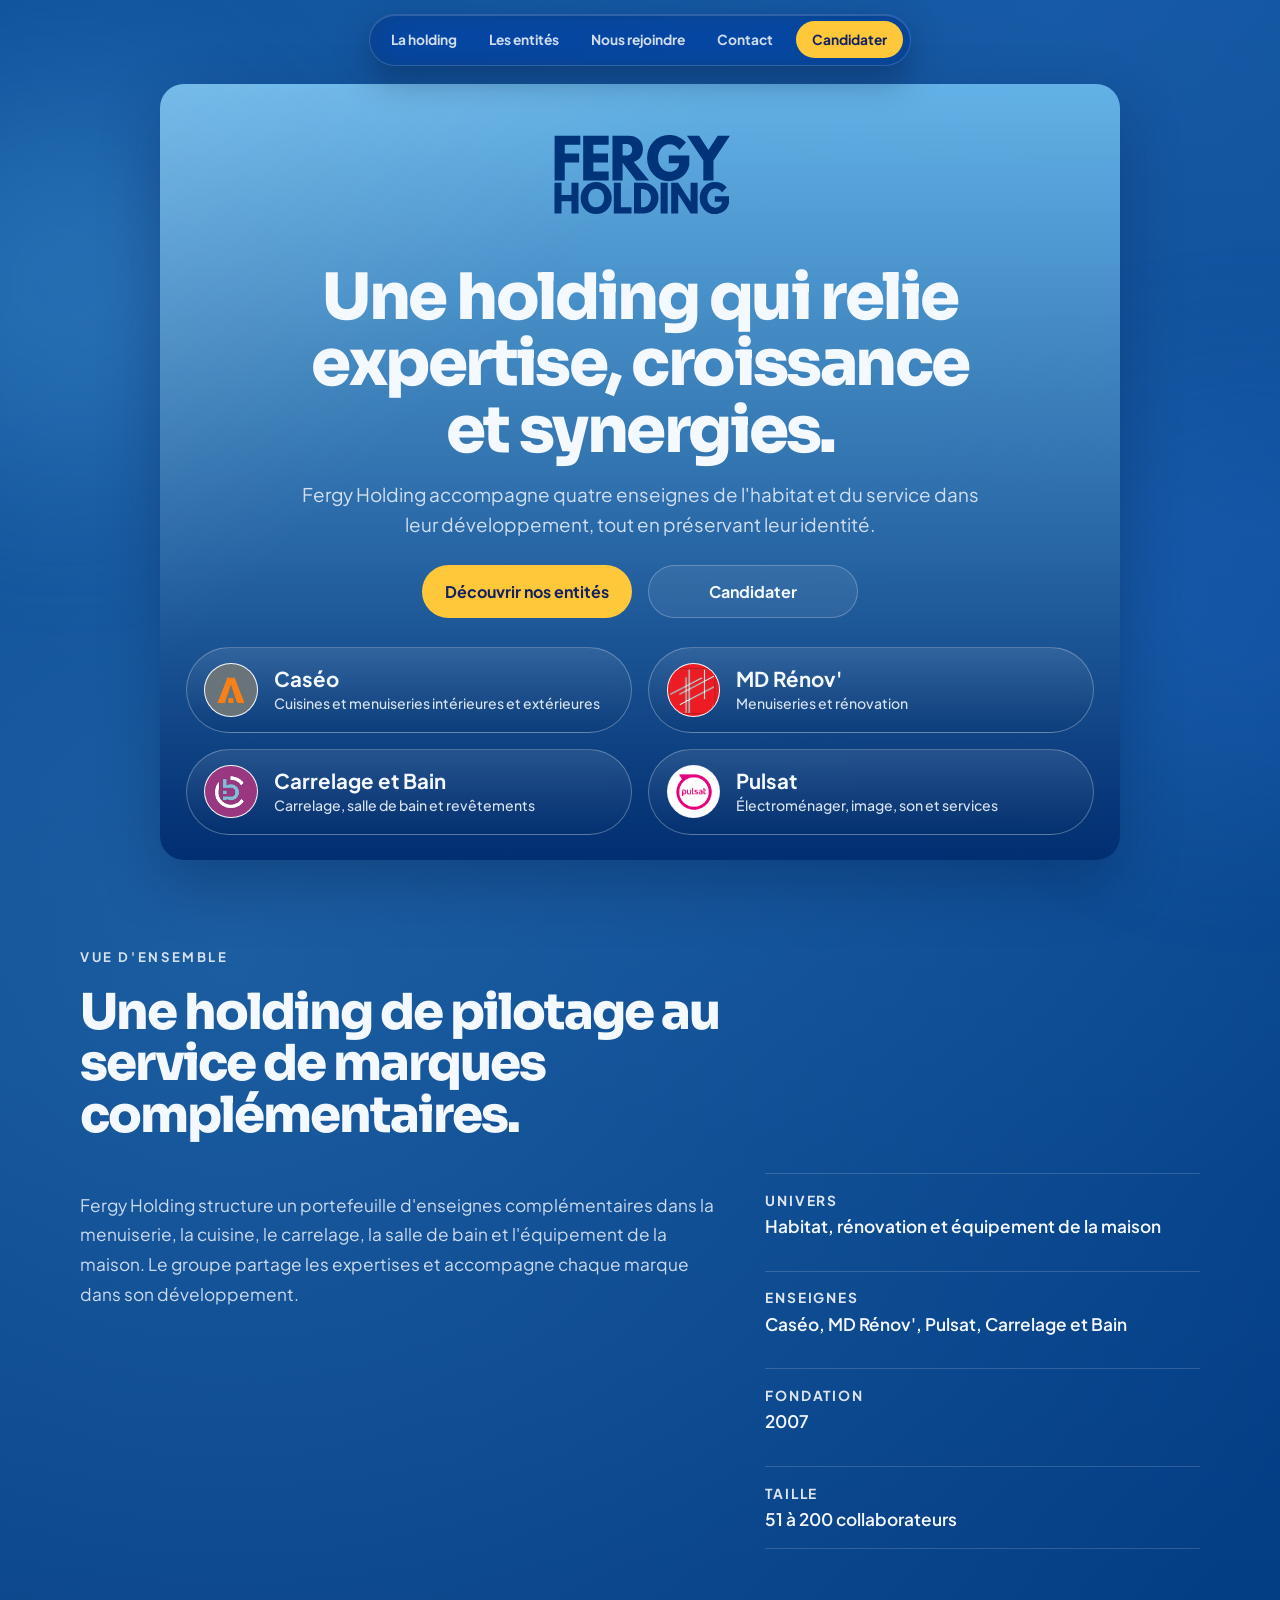
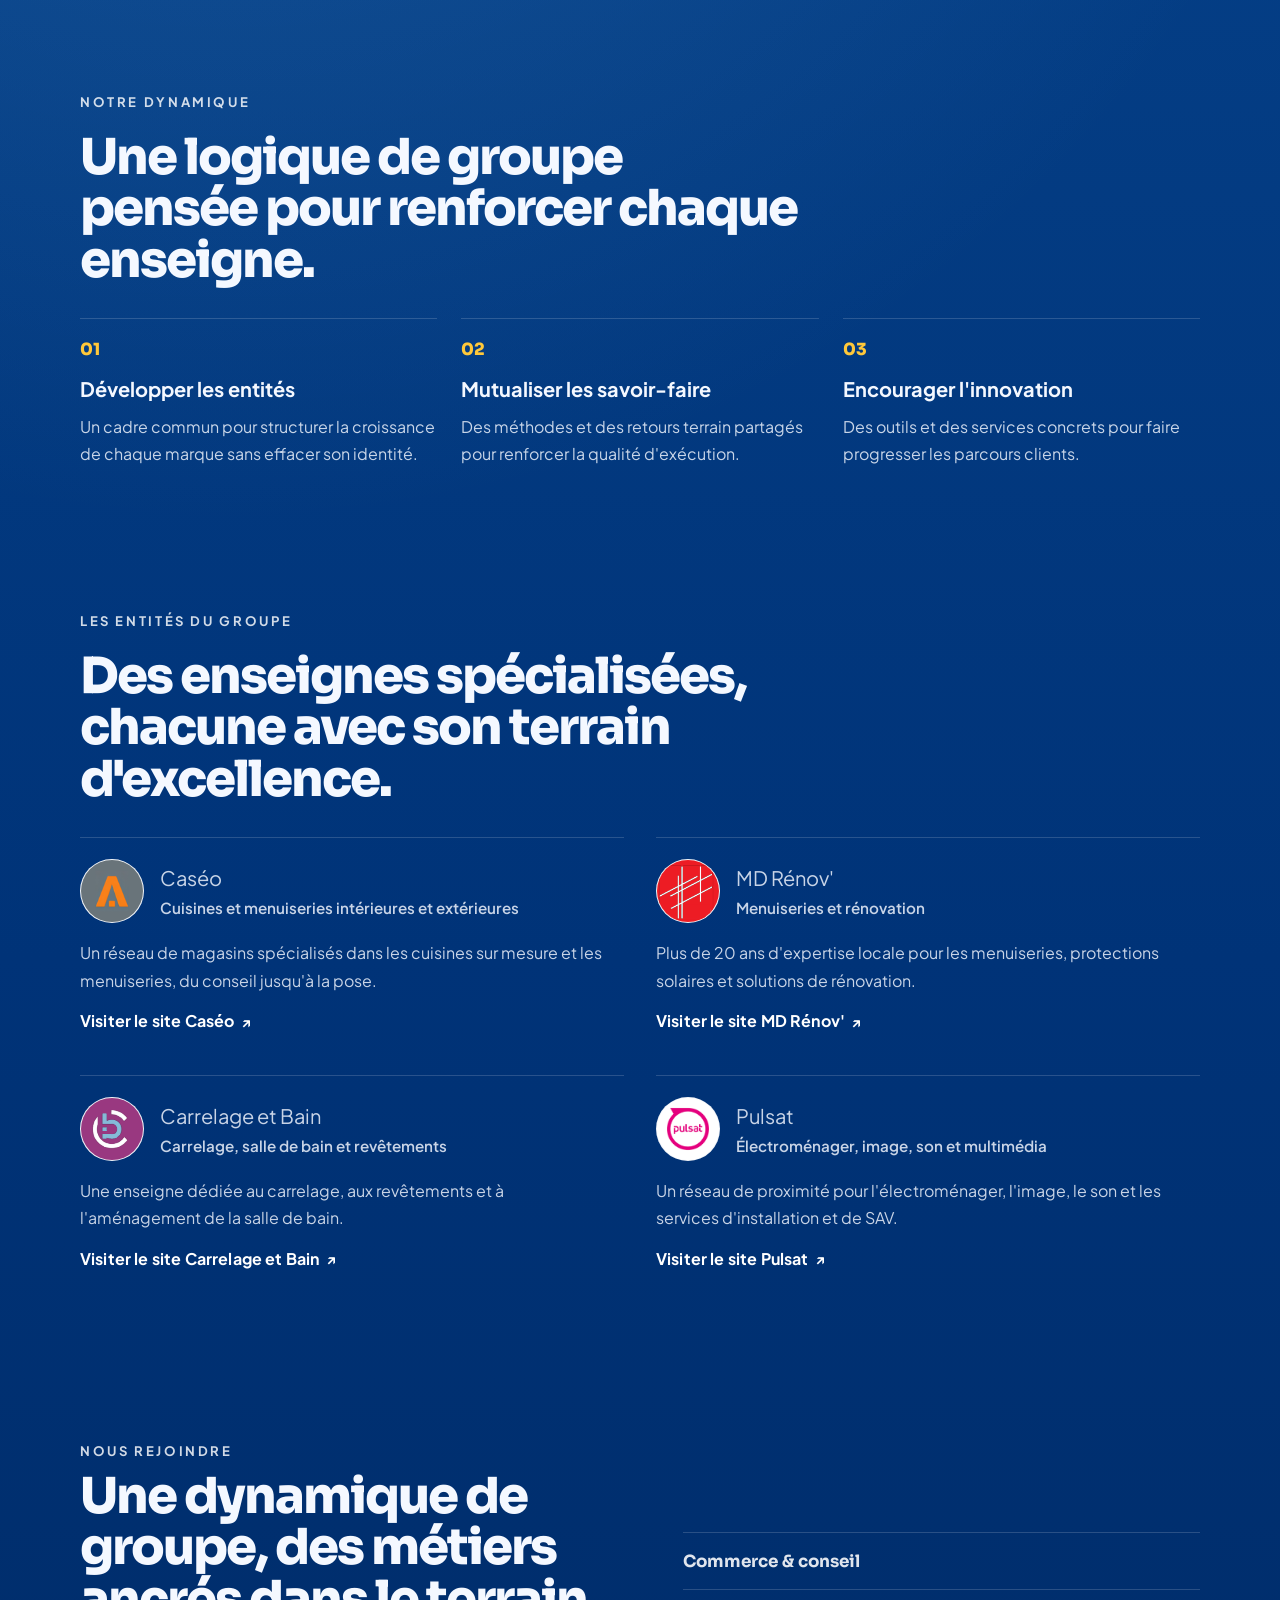
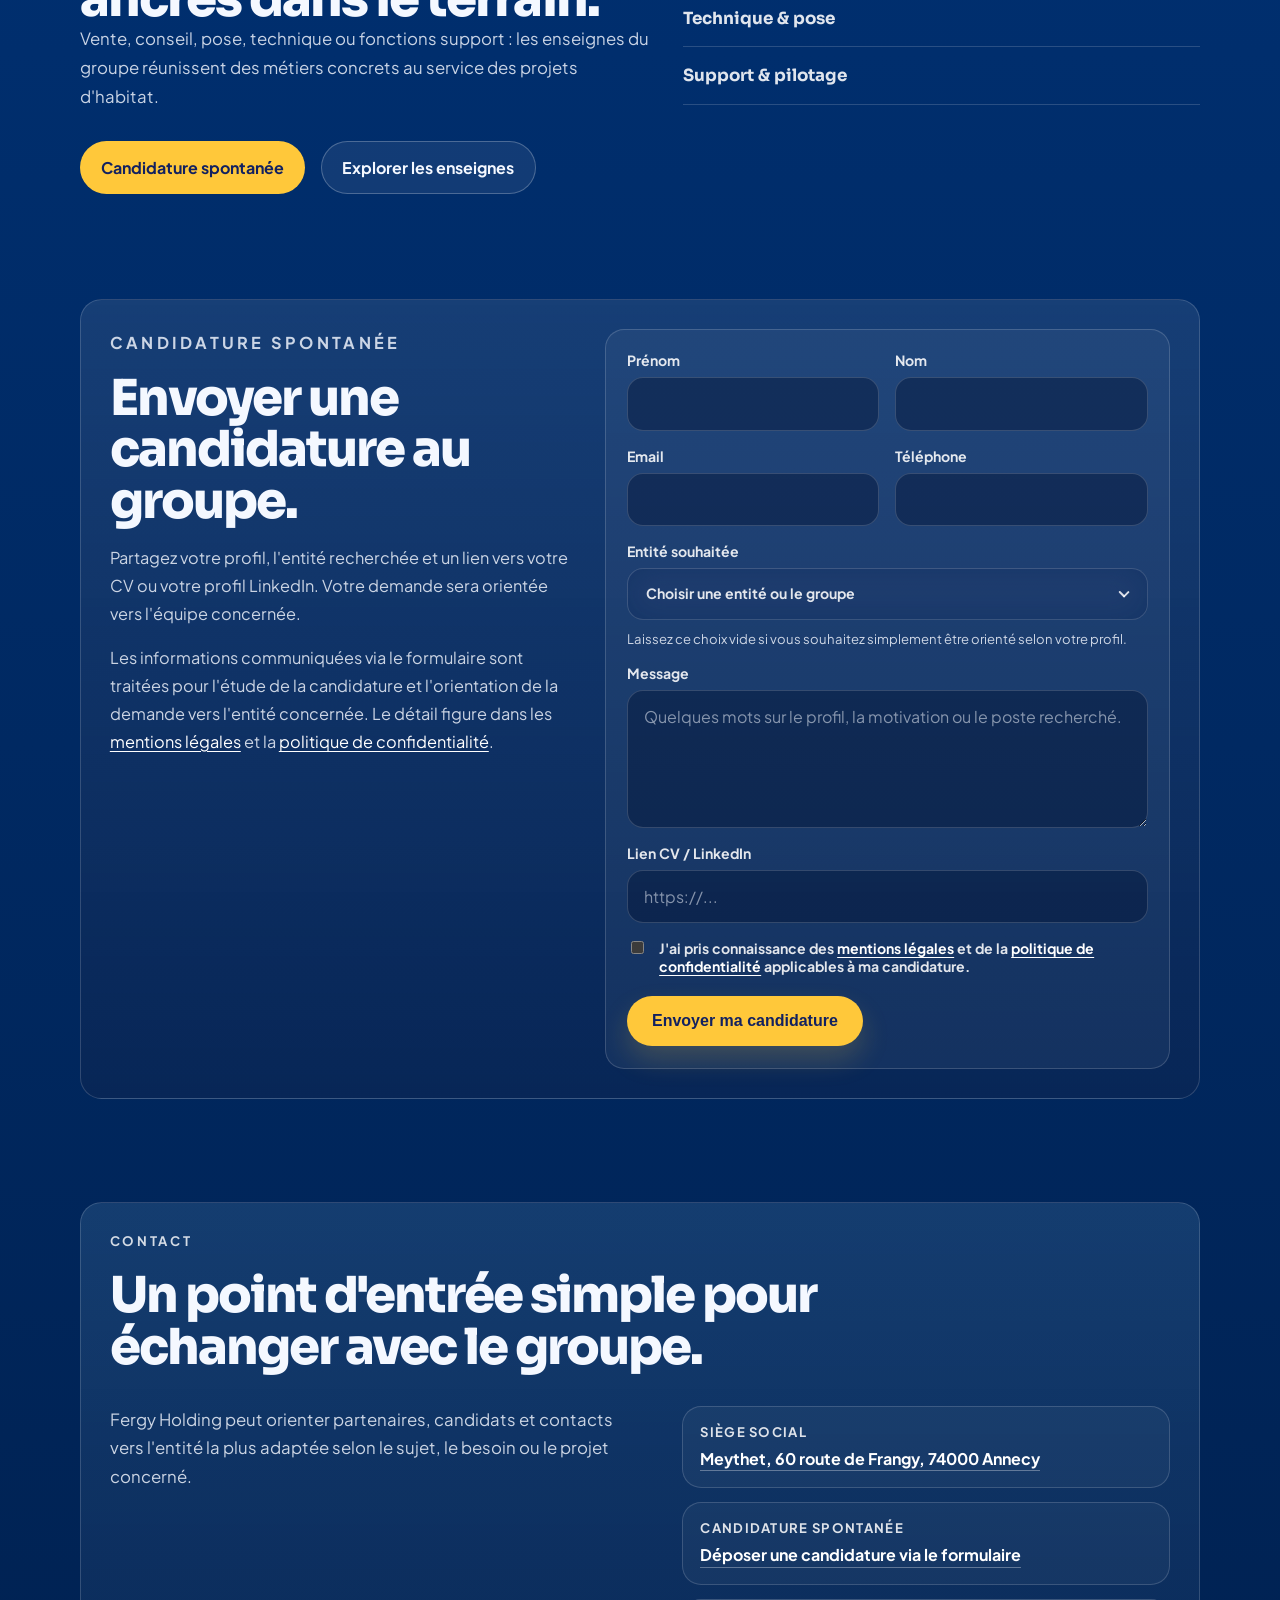
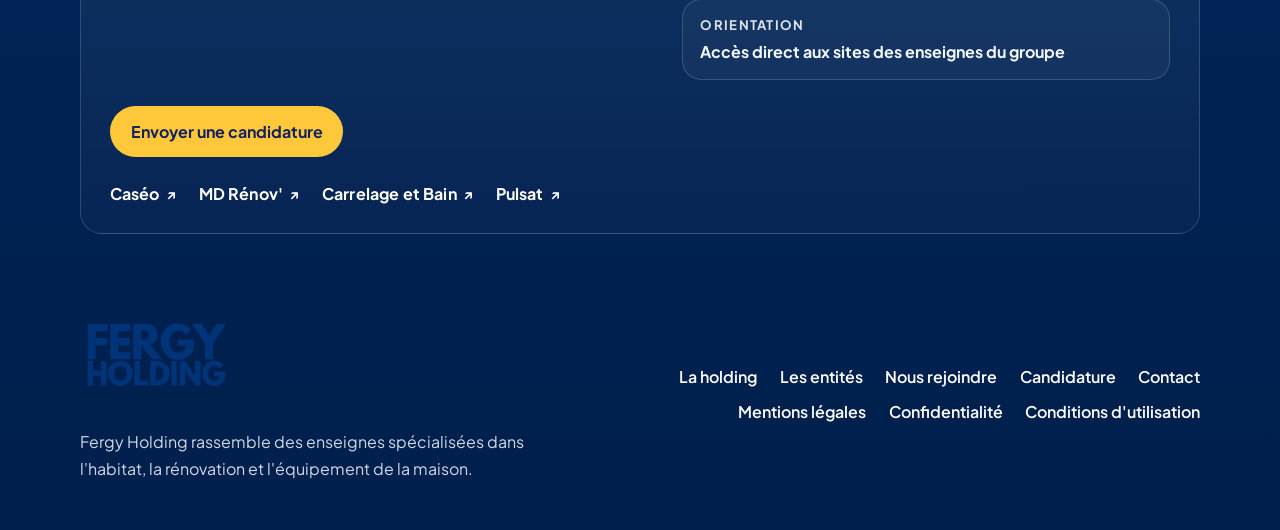
<file: index.html>
﻿<!DOCTYPE html>
<html lang="fr">
  <head>
    <meta charset="UTF-8" />
    <meta name="viewport" content="width=device-width, initial-scale=1.0" />
    <title>Fergy Holding | Holding et synergies pour l'habitat</title>
    <meta
      name="description"
      content="Fergy Holding r&eacute;unit Cas&eacute;o, MD R&eacute;nov', Pulsat et Carrelage et Bain autour d'une vision commune de l'habitat, de la r&eacute;novation et de l'&eacute;quipement de la maison."
    />
    <meta
      name="google-site-verification"
      content="FNOn4IQtjNQOpYOeRNCksIq8FOSVG1uNGKEpK0C2Ln8"
    />
    <meta name="theme-color" content="#003378" />
    <link rel="canonical" href="https://www.fergyholding.com/" />

    <!-- Open Graph (Facebook, LinkedIn, WhatsApp...) -->
    <meta property="og:type" content="website" />
    <meta property="og:site_name" content="Fergy Holding" />
    <meta property="og:locale" content="fr_FR" />
    <meta property="og:url" content="https://www.fergyholding.com/" />
    <meta property="og:title" content="Fergy Holding | Holding et synergies pour l'habitat" />
    <meta
      property="og:description"
      content="Fergy Holding r&eacute;unit Cas&eacute;o, MD R&eacute;nov', Pulsat et Carrelage et Bain autour d'une vision commune de l'habitat, de la r&eacute;novation et de l'&eacute;quipement de la maison."
    />
    <meta property="og:image" content="https://www.fergyholding.com/assets/og-image.png?v=12" />
    <meta property="og:image:width" content="1200" />
    <meta property="og:image:height" content="630" />
    <meta property="og:image:alt" content="Logo Fergy Holding et ses enseignes" />

    <!-- Twitter / X -->
    <meta name="twitter:card" content="summary_large_image" />
    <meta name="twitter:title" content="Fergy Holding | Holding et synergies pour l'habitat" />
    <meta
      name="twitter:description"
      content="Fergy Holding r&eacute;unit Cas&eacute;o, MD R&eacute;nov', Pulsat et Carrelage et Bain autour d'une vision commune de l'habitat."
    />
    <meta name="twitter:image" content="https://www.fergyholding.com/assets/og-image.png?v=12" />

    <link rel="icon" type="image/svg+xml" href="assets/fergy-holding-logo.svg" />
    <link rel="preconnect" href="https://fonts.googleapis.com" />
    <link rel="preconnect" href="https://fonts.gstatic.com" crossorigin />
    <link
      href="https://fonts.googleapis.com/css2?family=Plus+Jakarta+Sans:wght@400;500;600;700;800&family=Sora:wght@600;700;800&display=swap"
      rel="stylesheet"
    />
    <link rel="stylesheet" href="styles.css?v=12" />
  </head>
  <body id="top">
    <a class="skip-link" href="#main-content">Aller au contenu</a>
    <div class="page-glow page-glow-left" aria-hidden="true"></div>
    <div class="page-glow page-glow-right" aria-hidden="true"></div>

    <nav class="page-nav" aria-label="Navigation principale">
      <div class="page-nav__inner">
        <a class="page-nav__brand" href="#top">Fergy Holding</a>
        <button
          class="page-nav__toggle"
          type="button"
          aria-expanded="false"
          aria-controls="page-nav-menu"
          aria-label="Ouvrir le menu"
        >
          <span class="page-nav__burger" aria-hidden="true"></span>
        </button>
        <div class="page-nav__links" id="page-nav-menu">
          <a href="#holding">La holding</a>
          <a href="#companies-title">Les entit&eacute;s</a>
          <a href="#join-us">Nous rejoindre</a>
          <a href="#contact">Contact</a>
        </div>
        <a class="page-nav__action" href="#application">Candidater</a>
      </div>
    </nav>

    <header class="hero">
      <div class="hero__panel">
        <img
          class="hero__logo"
          src="assets/fergy-holding-logo.svg"
          alt="Logo Fergy Holding"
          fetchpriority="high"
        />

        <div class="hero__copy">
          <h1>Une holding qui relie expertise, croissance et synergies.</h1>
          <p class="hero__lede">
            Fergy Holding accompagne quatre enseignes de l'habitat et du
            service dans leur d&eacute;veloppement, tout en pr&eacute;servant leur identit&eacute;.
          </p>
        </div>

        <div class="hero__actions">
          <a class="button button--primary" href="#companies-title">D&eacute;couvrir nos entit&eacute;s</a>
          <a class="button button--ghost" href="#application">Candidater</a>
        </div>

        <nav class="company-nav" id="entites" aria-label="Sites officiels des entit&eacute;s du groupe">
          <a
            class="company-pill company-pill--caseo"
            href="https://www.caseo-maison.com/"
            target="_blank"
            rel="noopener noreferrer"
            aria-label="Visiter le site officiel de Cas&eacute;o"
          >
            <span class="logo-badge" aria-hidden="true">
              <img src="assets/caseo-logo.svg?v=12" alt="Logo Cas&eacute;o" width="500" height="500" />
            </span>
            <span class="company-pill__copy">
              <strong>Cas&eacute;o</strong>
              <small>Cuisines et menuiseries int&eacute;rieures et ext&eacute;rieures</small>
            </span>
          </a>
          <a
            class="company-pill company-pill--md"
            href="https://www.mdrenov-menuiserie.com/"
            target="_blank"
            rel="noopener noreferrer"
            aria-label="Visiter le site officiel de MD R&eacute;nov'"
          >
            <span class="logo-badge" aria-hidden="true">
              <img src="assets/md-renov-logo.svg?v=12" alt="Logo MD R&eacute;nov'" width="500" height="500" />
            </span>
            <span class="company-pill__copy">
              <strong>MD R&eacute;nov'</strong>
              <small>Menuiseries et r&eacute;novation</small>
            </span>
          </a>
          <a
            class="company-pill company-pill--carrelage"
            href="https://www.carrelage-bain.fr/"
            target="_blank"
            rel="noopener noreferrer"
            aria-label="Visiter le site officiel de Carrelage et Bain"
          >
            <span class="logo-badge" aria-hidden="true">
              <img
                src="assets/carrelage-bain-logo.svg?v=12"
                alt="Logo Carrelage et Bain"
                width="500"
                height="500"
              />
            </span>
            <span class="company-pill__copy">
              <strong>Carrelage et Bain</strong>
              <small>Carrelage, salle de bain et rev&ecirc;tements</small>
            </span>
          </a>
          <a
            class="company-pill company-pill--pulsat"
            href="https://www.pulsat.fr/fr/"
            target="_blank"
            rel="noopener noreferrer"
            aria-label="Visiter le site officiel de Pulsat"
          >
            <span class="logo-badge" aria-hidden="true">
              <img src="assets/pulsat-logo.svg" alt="Logo Pulsat" width="500" height="500" />
            </span>
            <span class="company-pill__copy">
              <strong>Pulsat</strong>
              <small>&Eacute;lectrom&eacute;nager, image, son et services</small>
            </span>
          </a>
        </nav>
      </div>
    </header>

    <main id="main-content">
      <section class="section section--intro reveal" id="holding">
        <div class="section__heading">
          <p class="section__kicker">Vue d'ensemble</p>
          <h2>Une holding de pilotage au service de marques compl&eacute;mentaires.</h2>
        </div>

        <div class="intro-layout">
          <div class="intro-layout__copy">
            <p>
              Fergy Holding structure un portefeuille d'enseignes
              compl&eacute;mentaires dans la menuiserie, la cuisine, le carrelage,
              la salle de bain et l'&eacute;quipement de la maison. Le groupe partage
              les expertises et accompagne chaque marque dans son d&eacute;veloppement.
            </p>
          </div>

          <dl class="facts">
            <div>
              <dt>Univers</dt>
              <dd>Habitat, r&eacute;novation et &eacute;quipement de la maison</dd>
            </div>
            <div>
              <dt>Enseignes</dt>
              <dd>Cas&eacute;o, MD R&eacute;nov', Pulsat, Carrelage et Bain</dd>
            </div>
            <div>
              <dt>Fondation</dt>
              <dd>2007</dd>
            </div>
            <div>
              <dt>Taille</dt>
              <dd>51 &agrave; 200 collaborateurs</dd>
            </div>
          </dl>
        </div>
      </section>

      <section class="section section--pillars reveal" aria-labelledby="pillars-title">
        <div class="section__heading">
          <p class="section__kicker">Notre dynamique</p>
          <h2 id="pillars-title">Une logique de groupe pens&eacute;e pour renforcer chaque enseigne.</h2>
        </div>

        <div class="pillar-grid">
          <article>
            <span>01</span>
            <h3>D&eacute;velopper les entit&eacute;s</h3>
            <p>
              Un cadre commun pour structurer la croissance de chaque marque
              sans effacer son identit&eacute;.
            </p>
          </article>
          <article>
            <span>02</span>
            <h3>Mutualiser les savoir-faire</h3>
            <p>
              Des m&eacute;thodes et des retours terrain partag&eacute;s pour renforcer la
              qualit&eacute; d'ex&eacute;cution.
            </p>
          </article>
          <article>
            <span>03</span>
            <h3>Encourager l'innovation</h3>
            <p>
              Des outils et des services concrets pour faire progresser les
              parcours clients.
            </p>
          </article>
        </div>
      </section>

      <section class="section section--companies reveal" aria-labelledby="companies-title">
        <div class="section__heading">
          <p class="section__kicker">Les entit&eacute;s du groupe</p>
          <h2 id="companies-title">Des enseignes sp&eacute;cialis&eacute;es, chacune avec son terrain d'excellence.</h2>
        </div>

        <div class="company-sections">
          <article class="company-detail" id="caseo">
            <div class="company-detail__identity">
              <span class="logo-badge logo-badge--large" aria-hidden="true">
                <img src="assets/caseo-logo.svg?v=12" alt="Logo Cas&eacute;o" width="500" height="500" loading="lazy" />
              </span>
              <div>
                <p class="company-detail__name">Cas&eacute;o</p>
                <p class="company-detail__tag">Cuisines et menuiseries int&eacute;rieures et ext&eacute;rieures</p>
              </div>
            </div>
            <p>
              Un r&eacute;seau de magasins sp&eacute;cialis&eacute;s dans les cuisines sur mesure
              et les menuiseries, du conseil jusqu'&agrave; la pose.
            </p>
            <a
              class="text-link"
              href="https://www.caseo-maison.com/"
              target="_blank"
              rel="noopener noreferrer"
            >
              Visiter le site Cas&eacute;o
            </a>
          </article>

          <article class="company-detail" id="md-renov">
            <div class="company-detail__identity">
              <span class="logo-badge logo-badge--large" aria-hidden="true">
                <img src="assets/md-renov-logo.svg?v=12" alt="Logo MD R&eacute;nov'" width="500" height="500" loading="lazy" />
              </span>
              <div>
                <p class="company-detail__name">MD R&eacute;nov'</p>
                <p class="company-detail__tag">Menuiseries et r&eacute;novation</p>
              </div>
            </div>
            <p>
              Plus de 20 ans d'expertise locale pour les menuiseries,
              protections solaires et solutions de r&eacute;novation.
            </p>
            <a
              class="text-link"
              href="https://www.mdrenov-menuiserie.com/"
              target="_blank"
              rel="noopener noreferrer"
            >
              Visiter le site MD R&eacute;nov'
            </a>
          </article>

          <article class="company-detail" id="carrelage-bain">
            <div class="company-detail__identity">
              <span class="logo-badge logo-badge--large" aria-hidden="true">
                <img
                  src="assets/carrelage-bain-logo.svg?v=12"
                  alt="Logo Carrelage et Bain"
                  width="500"
                  height="500"
                  loading="lazy"
                />
              </span>
              <div>
                <p class="company-detail__name">Carrelage et Bain</p>
                <p class="company-detail__tag">Carrelage, salle de bain et rev&ecirc;tements</p>
              </div>
            </div>
            <p>
              Une enseigne d&eacute;di&eacute;e au carrelage, aux rev&ecirc;tements et &agrave;
              l'am&eacute;nagement de la salle de bain.
            </p>
            <a
              class="text-link"
              href="https://www.carrelage-bain.fr/"
              target="_blank"
              rel="noopener noreferrer"
            >
              Visiter le site Carrelage et Bain
            </a>
          </article>

          <article class="company-detail" id="pulsat">
            <div class="company-detail__identity">
              <span class="logo-badge logo-badge--large" aria-hidden="true">
                <img src="assets/pulsat-logo.svg" alt="Logo Pulsat" width="500" height="500" loading="lazy" />
              </span>
              <div>
                <p class="company-detail__name">Pulsat</p>
                <p class="company-detail__tag">&Eacute;lectrom&eacute;nager, image, son et multim&eacute;dia</p>
              </div>
            </div>
            <p>
              Un r&eacute;seau de proximit&eacute; pour l'&eacute;lectrom&eacute;nager, l'image, le son
              et les services d'installation et de SAV.
            </p>
            <a
              class="text-link"
              href="https://www.pulsat.fr/fr/"
              target="_blank"
              rel="noopener noreferrer"
            >
              Visiter le site Pulsat
            </a>
          </article>
        </div>
      </section>

      <section class="section section--join reveal" id="join-us" aria-labelledby="join-title">
        <div class="join-layout">
          <div class="join-layout__intro">
            <p class="section__kicker">Nous rejoindre</p>
            <h2 id="join-title">Une dynamique de groupe, des m&eacute;tiers ancr&eacute;s dans le terrain.</h2>
            <p>
              Vente, conseil, pose, technique ou fonctions support : les
              enseignes du groupe r&eacute;unissent des m&eacute;tiers concrets au service
              des projets d'habitat.
            </p>
            <div class="join-layout__actions">
              <a class="button button--primary" href="#application">Candidature spontan&eacute;e</a>
              <a class="button button--ghost" href="#companies-title">Explorer les enseignes</a>
            </div>
          </div>

          <div class="join-summary" aria-label="M&eacute;tiers du groupe">
            <span>Commerce &amp; conseil</span>
            <span>Technique &amp; pose</span>
            <span>Support &amp; pilotage</span>
          </div>
        </div>
      </section>

      <section class="section section--application reveal" id="application" aria-labelledby="application-title">
        <div class="application-panel">
          <div class="application-layout">
            <div class="application-copy">
              <p class="section__kicker">Candidature spontan&eacute;e</p>
              <h2 id="application-title">Envoyer une candidature au groupe.</h2>
              <p>
                Partagez votre profil, l'entit&eacute; recherch&eacute;e et un lien vers
                votre CV ou votre profil LinkedIn. Votre demande sera orient&eacute;e
                vers l'&eacute;quipe concern&eacute;e.
              </p>
              <p class="application-note">
                Les informations communiqu&eacute;es via le formulaire sont trait&eacute;es
                pour l'&eacute;tude de la candidature et l'orientation de la demande vers
                l'entit&eacute; concern&eacute;e. Le d&eacute;tail figure dans les
                <a href="mentions-legales.html">mentions l&eacute;gales</a>
                et la
                <a href="politique-confidentialite.html">politique de confidentialit&eacute;</a>.
              </p>
            </div>

            <form
              id="career-form"
              class="career-form"
              data-career-form
              action="https://formspree.io/f/xeeyzkln"
              method="POST"
              novalidate
            >
              <div class="form-grid">
                <label class="field">
                  <span>Pr&eacute;nom</span>
                  <input
                    type="text"
                    name="firstName"
                    autocomplete="given-name"
                    required
                    maxlength="80"
                  />
                </label>
                <label class="field">
                  <span>Nom</span>
                  <input
                    type="text"
                    name="lastName"
                    autocomplete="family-name"
                    required
                    maxlength="80"
                  />
                </label>
                <label class="field">
                  <span>Email</span>
                  <input
                    type="email"
                    name="email"
                    autocomplete="email"
                    required
                    maxlength="120"
                  />
                </label>
                <label class="field">
                  <span>T&eacute;l&eacute;phone</span>
                  <input type="tel" name="phone" autocomplete="tel" maxlength="30" />
                </label>
                <label class="field field--full">
                  <span>Entit&eacute; souhait&eacute;e</span>
                  <div class="custom-select" data-custom-select>
                    <input type="hidden" name="entity" value="" />
                    <button
                      class="custom-select__trigger"
                      type="button"
                      aria-haspopup="listbox"
                      aria-expanded="false"
                      aria-controls="entity-select-menu"
                    >
                      <span class="custom-select__value">Choisir une entit&eacute; ou le groupe</span>
                      <span class="custom-select__icon" aria-hidden="true"></span>
                    </button>
                    <div class="custom-select__menu" id="entity-select-menu" role="listbox" hidden>
                      <button class="custom-select__option is-active" type="button" role="option" aria-selected="true" data-value="">
                        <strong>Choisir une entit&eacute; ou le groupe</strong>
                      </button>
                      <button class="custom-select__option" type="button" role="option" aria-selected="false" data-value="Fergy Holding">
                        <strong>Fergy Holding</strong>
                      </button>
                      <button class="custom-select__option" type="button" role="option" aria-selected="false" data-value="Cas&eacute;o">
                        <strong>Cas&eacute;o</strong>
                      </button>
                      <button class="custom-select__option" type="button" role="option" aria-selected="false" data-value="MD R&eacute;nov'">
                        <strong>MD R&eacute;nov'</strong>
                      </button>
                      <button class="custom-select__option" type="button" role="option" aria-selected="false" data-value="Carrelage et Bain">
                        <strong>Carrelage et Bain</strong>
                      </button>
                      <button class="custom-select__option" type="button" role="option" aria-selected="false" data-value="Pulsat">
                        <strong>Pulsat</strong>
                      </button>
                    </div>
                  </div>
                  <small class="field-hint">
                    Laissez ce choix vide si vous souhaitez simplement &ecirc;tre orient&eacute; selon votre profil.
                  </small>
                </label>
                <label class="field field--full">
                  <span>Message</span>
                  <textarea
                    name="message"
                    rows="5"
                    placeholder="Quelques mots sur le profil, la motivation ou le poste recherch&eacute;."
                    maxlength="2000"
                  ></textarea>
                </label>
                <label class="field field--full">
                  <span>Lien CV / LinkedIn</span>
                  <input
                    type="url"
                    name="profileLink"
                    placeholder="https://..."
                    inputmode="url"
                    autocomplete="url"
                    maxlength="240"
                  />
                </label>
                <div class="honeypot" aria-hidden="true">
                  <input type="text" name="_gotcha" tabindex="-1" autocomplete="off" />
                </div>
                <input type="hidden" name="_subject" value="Candidature spontan&eacute;e - Fergy Holding" />
                <input type="hidden" name="source" value="fergy-holding-mini-site" />
                <label class="checkbox-field field--full">
                  <input type="checkbox" name="privacyAcknowledgement" required />
                  <span>
                    J'ai pris connaissance des
                    <a href="mentions-legales.html">mentions l&eacute;gales</a>
                    et de la
                    <a href="politique-confidentialite.html">politique de confidentialit&eacute;</a>
                    applicables &agrave; ma candidature.
                  </span>
                </label>
              </div>

              <div class="career-form__footer">
                <button class="button button--primary button--submit" type="submit" data-submit-button>
                  Envoyer ma candidature
                </button>
                <p class="form-status" data-form-status aria-live="polite" hidden></p>
              </div>
            </form>
          </div>
        </div>
      </section>

      <section class="section section--contact reveal" id="contact" aria-labelledby="contact-title">
        <div class="contact-panel">
          <div class="section__heading">
            <p class="section__kicker">Contact</p>
            <h2 id="contact-title">Un point d'entr&eacute;e simple pour &eacute;changer avec le groupe.</h2>
          </div>

          <div class="contact-layout">
            <div class="contact-copy">
              <p>
                Fergy Holding peut orienter partenaires, candidats et contacts
                vers l'entit&eacute; la plus adapt&eacute;e selon le sujet, le besoin ou le
                projet concern&eacute;.
              </p>
            </div>

            <div class="contact-list" aria-label="Informations de contact du groupe">
              <article>
                <span>Si&egrave;ge social</span>
                <a
                  class="contact-list__link"
                  href="https://www.google.com/maps/search/?api=1&amp;query=60+route+de+Frangy+Meythet+74960+Annecy"
                  target="_blank"
                  rel="noopener noreferrer"
                >
                  Meythet, 60 route de Frangy, 74000 Annecy
                </a>
              </article>
              <article>
                <span>Candidature spontan&eacute;e</span>
                <a class="contact-list__link" href="#application">D&eacute;poser une candidature via le formulaire</a>
              </article>
              <article>
                <span>Orientation</span>
                <strong>Acc&egrave;s direct aux sites des enseignes du groupe</strong>
              </article>
            </div>
          </div>

          <div class="contact-cta">
            <a class="button button--primary" href="#application">Envoyer une candidature</a>
          </div>

          <div class="contact-shortcuts" aria-label="Acc&egrave;s rapides vers les entit&eacute;s">
            <a class="text-link" href="https://www.caseo-maison.com/" target="_blank" rel="noopener noreferrer">Cas&eacute;o</a>
            <a class="text-link" href="https://www.mdrenov-menuiserie.com/" target="_blank" rel="noopener noreferrer">MD R&eacute;nov'</a>
            <a class="text-link" href="https://www.carrelage-bain.fr/" target="_blank" rel="noopener noreferrer">Carrelage et Bain</a>
            <a class="text-link" href="https://www.pulsat.fr/fr/" target="_blank" rel="noopener noreferrer">Pulsat</a>
          </div>
        </div>
      </section>
    </main>

    <footer class="site-footer">
      <div class="site-footer__brand">
        <img
          class="site-footer__logo"
          src="assets/fergy-holding-logo.svg"
          alt="Logo Fergy Holding"
          loading="lazy"
        />
        <p>
          Fergy Holding rassemble des enseignes sp&eacute;cialis&eacute;es dans
          l'habitat, la r&eacute;novation et l'&eacute;quipement de la maison.
        </p>
      </div>

      <div class="site-footer__links">
        <nav class="site-footer__nav" aria-label="Navigation du mini site">
          <a href="#holding">La holding</a>
          <a href="#companies-title">Les entit&eacute;s</a>
          <a href="#join-us">Nous rejoindre</a>
          <a href="#application">Candidature</a>
          <a href="#contact">Contact</a>
          <a href="mentions-legales.html">Mentions l&eacute;gales</a>
          <a href="politique-confidentialite.html">Confidentialit&eacute;</a>
          <a href="conditions-utilisation.html">Conditions d'utilisation</a>
        </nav>
      </div>
    </footer>

    <script type="application/ld+json">
      {
        "@context": "https://schema.org",
        "@type": "Organization",
        "name": "Fergy Holding",
        "url": "https://www.fergyholding.com/",
        "logo": "https://www.fergyholding.com/assets/fergy-holding-logo.svg",
        "image": "https://www.fergyholding.com/assets/og-image.png",
        "description": "Holding réunissant des enseignes spécialisées dans l'habitat, la rénovation et l'équipement de la maison.",
        "foundingDate": "2007",
        "address": {
          "@type": "PostalAddress",
          "streetAddress": "60 route de Frangy, Meythet",
          "addressLocality": "Annecy",
          "postalCode": "74000",
          "addressCountry": "FR"
        },
        "brand": [
          { "@type": "Brand", "name": "Caséo", "url": "https://www.caseo-maison.com/" },
          { "@type": "Brand", "name": "MD Rénov'", "url": "https://www.mdrenov-menuiserie.com/" },
          { "@type": "Brand", "name": "Carrelage et Bain", "url": "https://www.carrelage-bain.fr/" },
          { "@type": "Brand", "name": "Pulsat", "url": "https://www.pulsat.fr/fr/" }
        ]
      }
    </script>

    <script src="site.js?v=12"></script>
  </body>
</html>
</file>
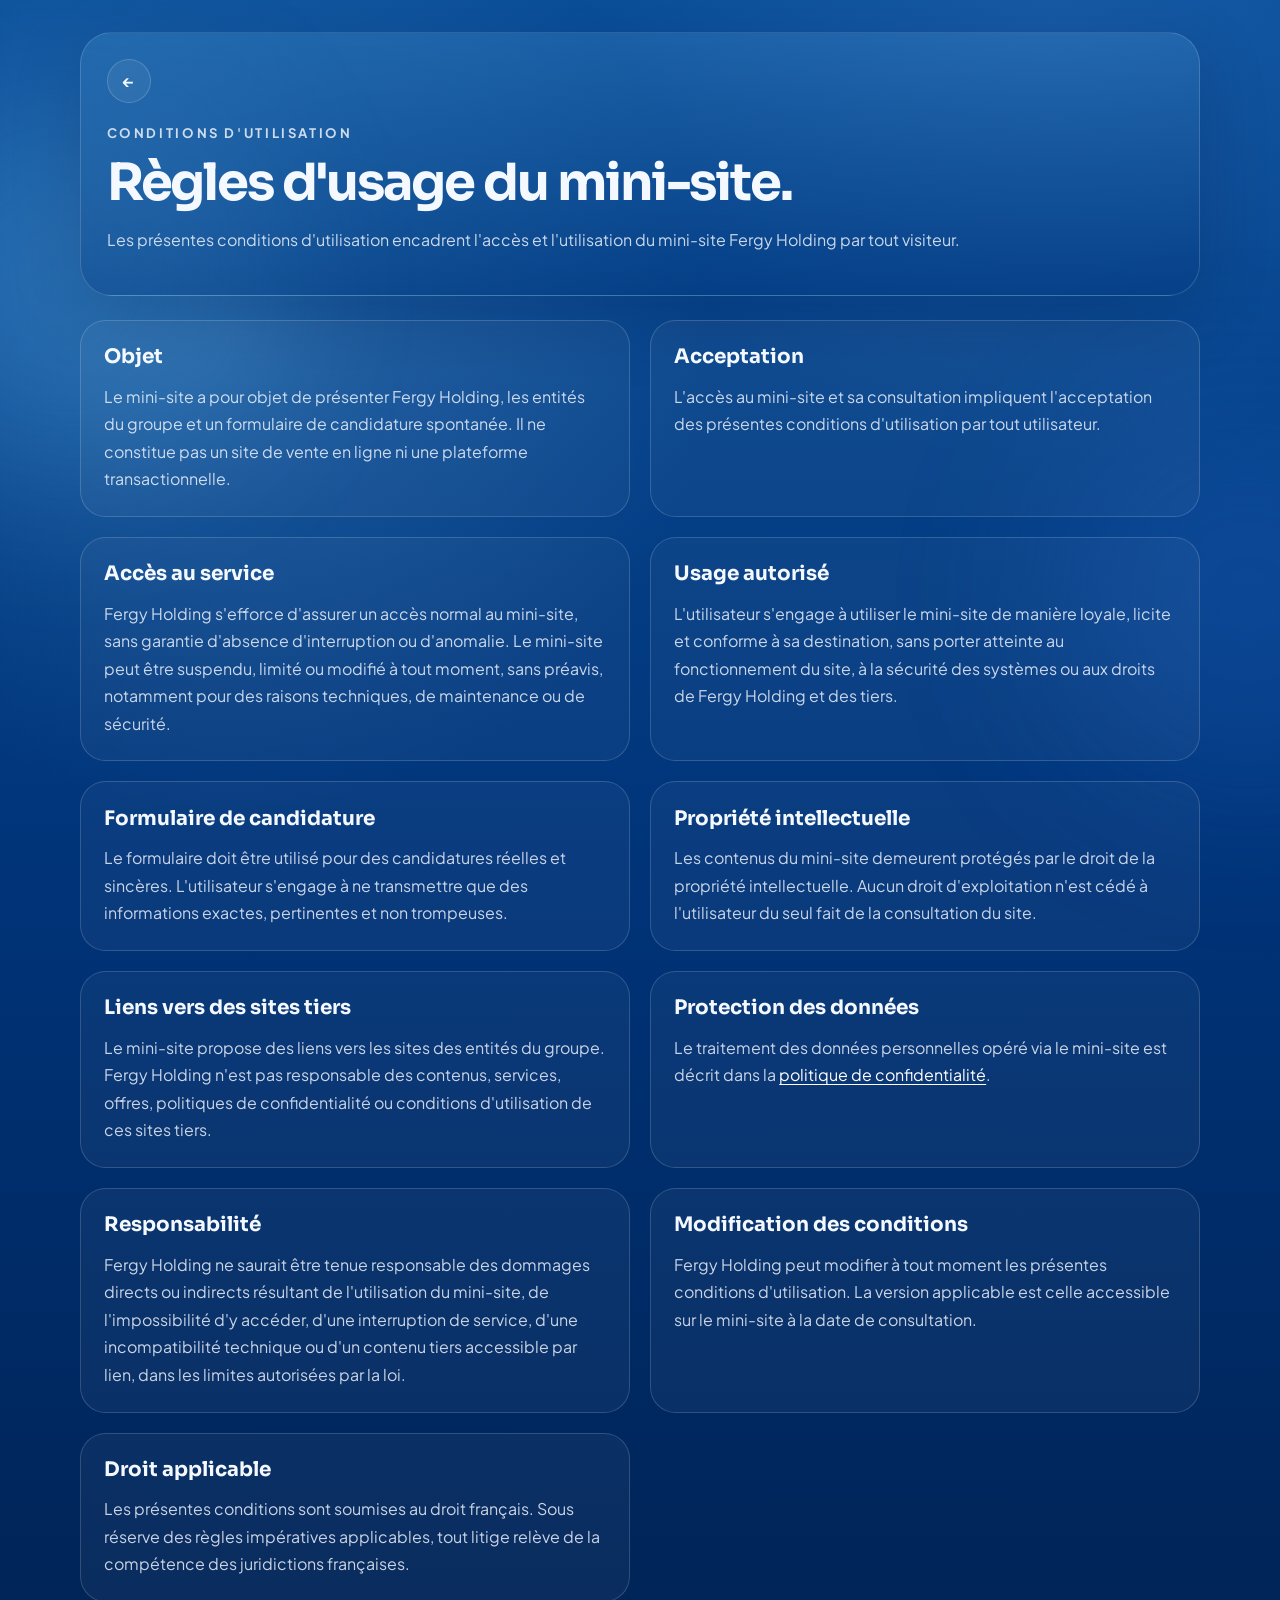
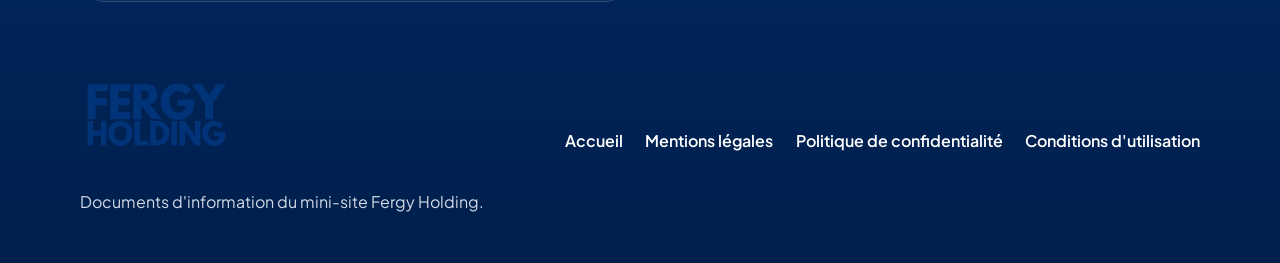
<file: conditions-utilisation.html>
<!DOCTYPE html>
<html lang="fr">
  <head>
    <meta charset="UTF-8" />
    <meta name="viewport" content="width=device-width, initial-scale=1.0" />
    <title>Fergy Holding | Conditions d'utilisation</title>
    <meta
      name="description"
      content="Conditions d'utilisation du mini-site Fergy Holding : acc&egrave;s, r&egrave;gles d'usage, propri&eacute;t&eacute; intellectuelle et responsabilit&eacute;."
    />
    <meta name="theme-color" content="#003378" />
    <link rel="icon" type="image/svg+xml" href="assets/fergy-holding-logo.svg" />
    <link rel="preconnect" href="https://fonts.googleapis.com" />
    <link rel="preconnect" href="https://fonts.gstatic.com" crossorigin />
    <link
      href="https://fonts.googleapis.com/css2?family=Plus+Jakarta+Sans:wght@400;500;600;700;800&family=Sora:wght@600;700;800&display=swap"
      rel="stylesheet"
    />
    <link rel="stylesheet" href="styles.css?v=12" />
  </head>
  <body>
    <a class="skip-link" href="#main-content">Aller au contenu</a>
    <div class="page-glow page-glow-left" aria-hidden="true"></div>
    <div class="page-glow page-glow-right" aria-hidden="true"></div>

    <main class="legal-shell" id="main-content">
      <section class="legal-header">
        <a class="legal-back" href="index.html" aria-label="Retour au mini-site"></a>
        <p class="section__kicker">Conditions d'utilisation</p>
        <h1>R&egrave;gles d'usage du mini-site.</h1>
        <p>
          Les pr&eacute;sentes conditions d'utilisation encadrent l'acc&egrave;s et
          l'utilisation du mini-site Fergy Holding par tout visiteur.
        </p>
      </section>

      <section class="legal-grid" aria-label="Conditions d'utilisation du mini-site">
        <article class="legal-card">
          <h2>Objet</h2>
          <p>
            Le mini-site a pour objet de pr&eacute;senter Fergy Holding, les entit&eacute;s
            du groupe et un formulaire de candidature spontan&eacute;e. Il ne constitue
            pas un site de vente en ligne ni une plateforme transactionnelle.
          </p>
        </article>

        <article class="legal-card">
          <h2>Acceptation</h2>
          <p>
            L'acc&egrave;s au mini-site et sa consultation impliquent l'acceptation
            des pr&eacute;sentes conditions d'utilisation par tout utilisateur.
          </p>
        </article>

        <article class="legal-card">
          <h2>Acc&egrave;s au service</h2>
          <p>
            Fergy Holding s'efforce d'assurer un acc&egrave;s normal au mini-site,
            sans garantie d'absence d'interruption ou d'anomalie. Le mini-site
            peut &ecirc;tre suspendu, limit&eacute; ou modifi&eacute; &agrave; tout moment, sans pr&eacute;avis,
            notamment pour des raisons techniques, de maintenance ou de s&eacute;curit&eacute;.
          </p>
        </article>

        <article class="legal-card">
          <h2>Usage autoris&eacute;</h2>
          <p>
            L'utilisateur s'engage &agrave; utiliser le mini-site de mani&egrave;re loyale,
            licite et conforme &agrave; sa destination, sans porter atteinte au
            fonctionnement du site, &agrave; la s&eacute;curit&eacute; des syst&egrave;mes ou aux droits
            de Fergy Holding et des tiers.
          </p>
        </article>

        <article class="legal-card">
          <h2>Formulaire de candidature</h2>
          <p>
            Le formulaire doit &ecirc;tre utilis&eacute; pour des candidatures r&eacute;elles et
            sinc&egrave;res. L'utilisateur s'engage &agrave; ne transmettre que des informations
            exactes, pertinentes et non trompeuses.
          </p>
        </article>

        <article class="legal-card">
          <h2>Propri&eacute;t&eacute; intellectuelle</h2>
          <p>
            Les contenus du mini-site demeurent prot&eacute;g&eacute;s par le droit de la
            propri&eacute;t&eacute; intellectuelle. Aucun droit d'exploitation n'est c&eacute;d&eacute;
            &agrave; l'utilisateur du seul fait de la consultation du site.
          </p>
        </article>

        <article class="legal-card">
          <h2>Liens vers des sites tiers</h2>
          <p>
            Le mini-site propose des liens vers les sites des entit&eacute;s du groupe.
            Fergy Holding n'est pas responsable des contenus, services, offres,
            politiques de confidentialit&eacute; ou conditions d'utilisation de ces
            sites tiers.
          </p>
        </article>

        <article class="legal-card">
          <h2>Protection des donn&eacute;es</h2>
          <p>
            Le traitement des donn&eacute;es personnelles op&eacute;r&eacute; via le mini-site est
            d&eacute;crit dans la
            <a href="politique-confidentialite.html">politique de confidentialit&eacute;</a>.
          </p>
        </article>

        <article class="legal-card">
          <h2>Responsabilit&eacute;</h2>
          <p>
            Fergy Holding ne saurait &ecirc;tre tenue responsable des dommages directs
            ou indirects r&eacute;sultant de l'utilisation du mini-site, de l'impossibilit&eacute;
            d'y acc&eacute;der, d'une interruption de service, d'une incompatibilit&eacute;
            technique ou d'un contenu tiers accessible par lien, dans les limites
            autoris&eacute;es par la loi.
          </p>
        </article>

        <article class="legal-card">
          <h2>Modification des conditions</h2>
          <p>
            Fergy Holding peut modifier &agrave; tout moment les pr&eacute;sentes conditions
            d'utilisation. La version applicable est celle accessible sur le
            mini-site &agrave; la date de consultation.
          </p>
        </article>

        <article class="legal-card">
          <h2>Droit applicable</h2>
          <p>
            Les pr&eacute;sentes conditions sont soumises au droit fran&ccedil;ais. Sous
            r&eacute;serve des r&egrave;gles imp&eacute;ratives applicables, tout litige rel&egrave;ve
            de la comp&eacute;tence des juridictions fran&ccedil;aises.
          </p>
        </article>
      </section>
    </main>

    <footer class="site-footer">
      <div class="site-footer__brand">
        <img
          class="site-footer__logo"
          src="assets/fergy-holding-logo.svg"
          alt="Logo Fergy Holding"
          loading="lazy"
        />
        <p>
          Documents d'information du mini-site Fergy Holding.
        </p>
      </div>

      <div class="site-footer__links">
        <nav class="site-footer__nav" aria-label="Navigation l&eacute;gale">
          <a href="index.html">Accueil</a>
          <a href="mentions-legales.html">Mentions l&eacute;gales</a>
          <a href="politique-confidentialite.html">Politique de confidentialit&eacute;</a>
          <a href="conditions-utilisation.html">Conditions d'utilisation</a>
        </nav>
      </div>
    </footer>
  </body>
</html>
</file>
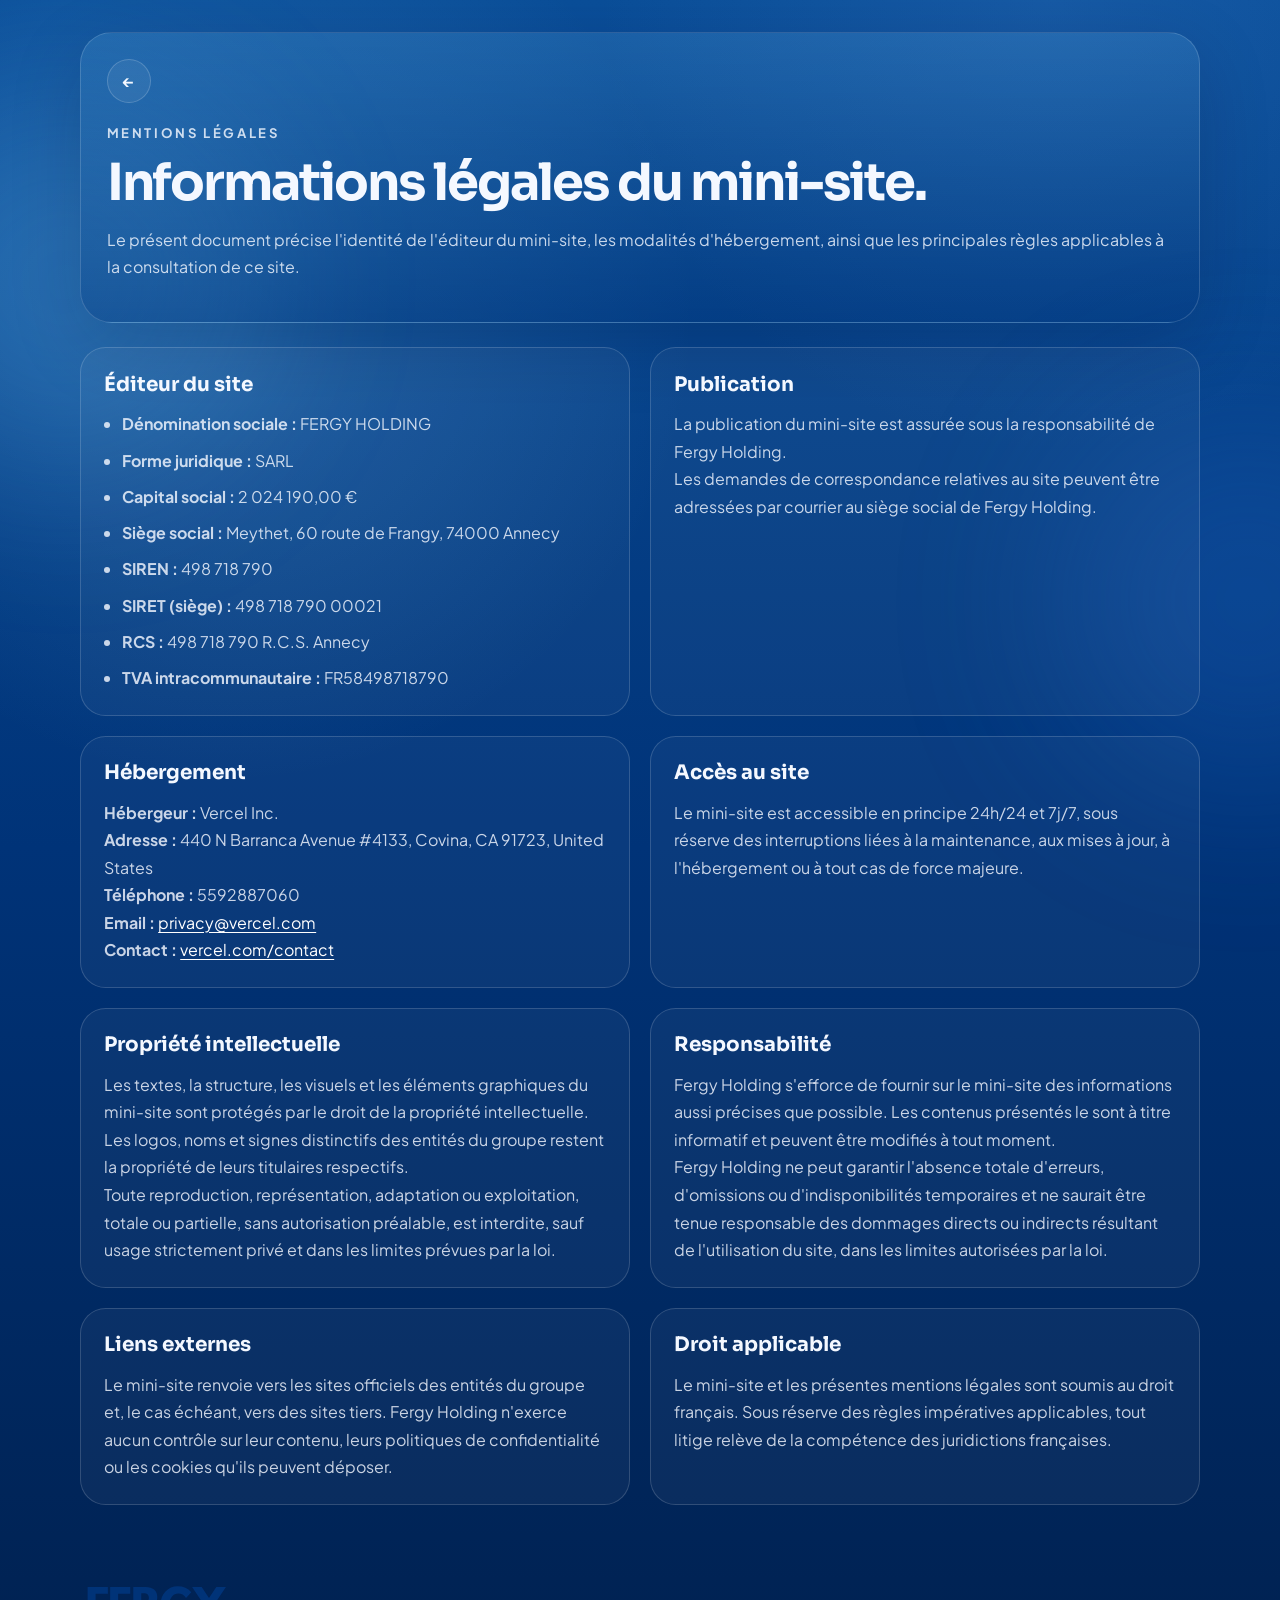
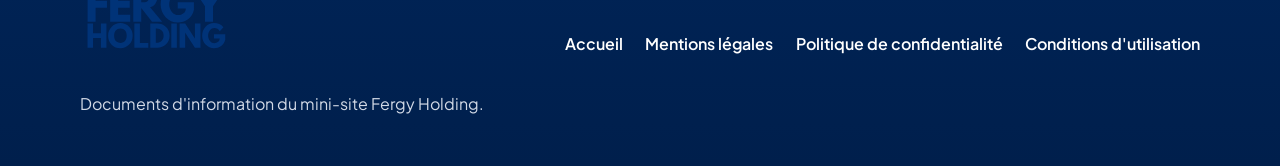
<file: mentions-legales.html>
<!DOCTYPE html>
<html lang="fr">
  <head>
    <meta charset="UTF-8" />
    <meta name="viewport" content="width=device-width, initial-scale=1.0" />
    <title>Fergy Holding | Mentions l&eacute;gales</title>
    <meta
      name="description"
      content="Mentions l&eacute;gales du mini-site Fergy Holding : &eacute;diteur, h&eacute;bergement, propri&eacute;t&eacute; intellectuelle et responsabilit&eacute;."
    />
    <meta name="theme-color" content="#003378" />
    <link rel="icon" type="image/svg+xml" href="assets/fergy-holding-logo.svg" />
    <link rel="preconnect" href="https://fonts.googleapis.com" />
    <link rel="preconnect" href="https://fonts.gstatic.com" crossorigin />
    <link
      href="https://fonts.googleapis.com/css2?family=Plus+Jakarta+Sans:wght@400;500;600;700;800&family=Sora:wght@600;700;800&display=swap"
      rel="stylesheet"
    />
    <link rel="stylesheet" href="styles.css?v=12" />
  </head>
  <body>
    <a class="skip-link" href="#main-content">Aller au contenu</a>
    <div class="page-glow page-glow-left" aria-hidden="true"></div>
    <div class="page-glow page-glow-right" aria-hidden="true"></div>

    <main class="legal-shell" id="main-content">
      <section class="legal-header">
        <a class="legal-back" href="index.html" aria-label="Retour au mini-site"></a>
        <p class="section__kicker">Mentions l&eacute;gales</p>
        <h1>Informations l&eacute;gales du mini-site.</h1>
        <p>
          Le pr&eacute;sent document pr&eacute;cise l'identit&eacute; de l'&eacute;diteur du mini-site,
          les modalit&eacute;s d'h&eacute;bergement, ainsi que les principales r&egrave;gles applicables
          &agrave; la consultation de ce site.
        </p>
      </section>

      <section class="legal-grid" aria-label="Mentions l&eacute;gales du mini-site">
        <article class="legal-card">
          <h2>&Eacute;diteur du site</h2>
          <ul>
            <li><strong>D&eacute;nomination sociale :</strong> FERGY HOLDING</li>
            <li><strong>Forme juridique :</strong> SARL</li>
            <li><strong>Capital social :</strong> 2 024 190,00 &euro;</li>
            <li><strong>Si&egrave;ge social :</strong> Meythet, 60 route de Frangy, 74000 Annecy</li>
            <li><strong>SIREN :</strong> 498 718 790</li>
            <li><strong>SIRET (si&egrave;ge) :</strong> 498 718 790 00021</li>
            <li><strong>RCS :</strong> 498 718 790 R.C.S. Annecy</li>
            <li><strong>TVA intracommunautaire :</strong> FR58498718790</li>
          </ul>
        </article>

        <article class="legal-card">
          <h2>Publication</h2>
          <p>
            La publication du mini-site est assur&eacute;e sous la responsabilit&eacute;
            de Fergy Holding.
          </p>
          <p>
            Les demandes de correspondance relatives au site peuvent &ecirc;tre
            adress&eacute;es par courrier au si&egrave;ge social de Fergy Holding.
          </p>
        </article>

        <article class="legal-card">
          <h2>H&eacute;bergement</h2>
          <p><strong>H&eacute;bergeur :</strong> Vercel Inc.</p>
          <p><strong>Adresse :</strong> 440 N Barranca Avenue #4133, Covina, CA 91723, United States</p>
          <p><strong>T&eacute;l&eacute;phone :</strong> 5592887060</p>
          <p><strong>Email :</strong> <a href="mailto:privacy@vercel.com">privacy@vercel.com</a></p>
          <p>
            <strong>Contact :</strong>
            <a href="https://vercel.com/contact/" target="_blank" rel="noopener noreferrer">vercel.com/contact</a>
          </p>
        </article>

        <article class="legal-card">
          <h2>Acc&egrave;s au site</h2>
          <p>
            Le mini-site est accessible en principe 24h/24 et 7j/7, sous r&eacute;serve
            des interruptions li&eacute;es &agrave; la maintenance, aux mises &agrave; jour, &agrave;
            l'h&eacute;bergement ou &agrave; tout cas de force majeure.
          </p>
        </article>

        <article class="legal-card">
          <h2>Propri&eacute;t&eacute; intellectuelle</h2>
          <p>
            Les textes, la structure, les visuels et les &eacute;l&eacute;ments graphiques
            du mini-site sont prot&eacute;g&eacute;s par le droit de la propri&eacute;t&eacute;
            intellectuelle. Les logos, noms et signes distinctifs des entit&eacute;s
            du groupe restent la propri&eacute;t&eacute; de leurs titulaires respectifs.
          </p>
          <p>
            Toute reproduction, repr&eacute;sentation, adaptation ou exploitation,
            totale ou partielle, sans autorisation pr&eacute;alable, est interdite,
            sauf usage strictement priv&eacute; et dans les limites pr&eacute;vues par la loi.
          </p>
        </article>

        <article class="legal-card">
          <h2>Responsabilit&eacute;</h2>
          <p>
            Fergy Holding s'efforce de fournir sur le mini-site des informations
            aussi pr&eacute;cises que possible. Les contenus pr&eacute;sent&eacute;s le sont &agrave;
            titre informatif et peuvent &ecirc;tre modifi&eacute;s &agrave; tout moment.
          </p>
          <p>
            Fergy Holding ne peut garantir l'absence totale d'erreurs,
            d'omissions ou d'indisponibilit&eacute;s temporaires et ne saurait &ecirc;tre
            tenue responsable des dommages directs ou indirects r&eacute;sultant de
            l'utilisation du site, dans les limites autoris&eacute;es par la loi.
          </p>
        </article>

        <article class="legal-card">
          <h2>Liens externes</h2>
          <p>
            Le mini-site renvoie vers les sites officiels des entit&eacute;s du groupe
            et, le cas &eacute;ch&eacute;ant, vers des sites tiers. Fergy Holding n'exerce
            aucun contr&ocirc;le sur leur contenu, leurs politiques de confidentialit&eacute;
            ou les cookies qu'ils peuvent d&eacute;poser.
          </p>
        </article>

        <article class="legal-card">
          <h2>Droit applicable</h2>
          <p>
            Le mini-site et les pr&eacute;sentes mentions l&eacute;gales sont soumis au droit
            fran&ccedil;ais. Sous r&eacute;serve des r&egrave;gles imp&eacute;ratives applicables,
            tout litige rel&egrave;ve de la comp&eacute;tence des juridictions fran&ccedil;aises.
          </p>
        </article>
      </section>
    </main>

    <footer class="site-footer">
      <div class="site-footer__brand">
        <img
          class="site-footer__logo"
          src="assets/fergy-holding-logo.svg"
          alt="Logo Fergy Holding"
          loading="lazy"
        />
        <p>
          Documents d'information du mini-site Fergy Holding.
        </p>
      </div>

      <div class="site-footer__links">
        <nav class="site-footer__nav" aria-label="Navigation l&eacute;gale">
          <a href="index.html">Accueil</a>
          <a href="mentions-legales.html">Mentions l&eacute;gales</a>
          <a href="politique-confidentialite.html">Politique de confidentialit&eacute;</a>
          <a href="conditions-utilisation.html">Conditions d'utilisation</a>
        </nav>
      </div>
    </footer>
  </body>
</html>
</file>
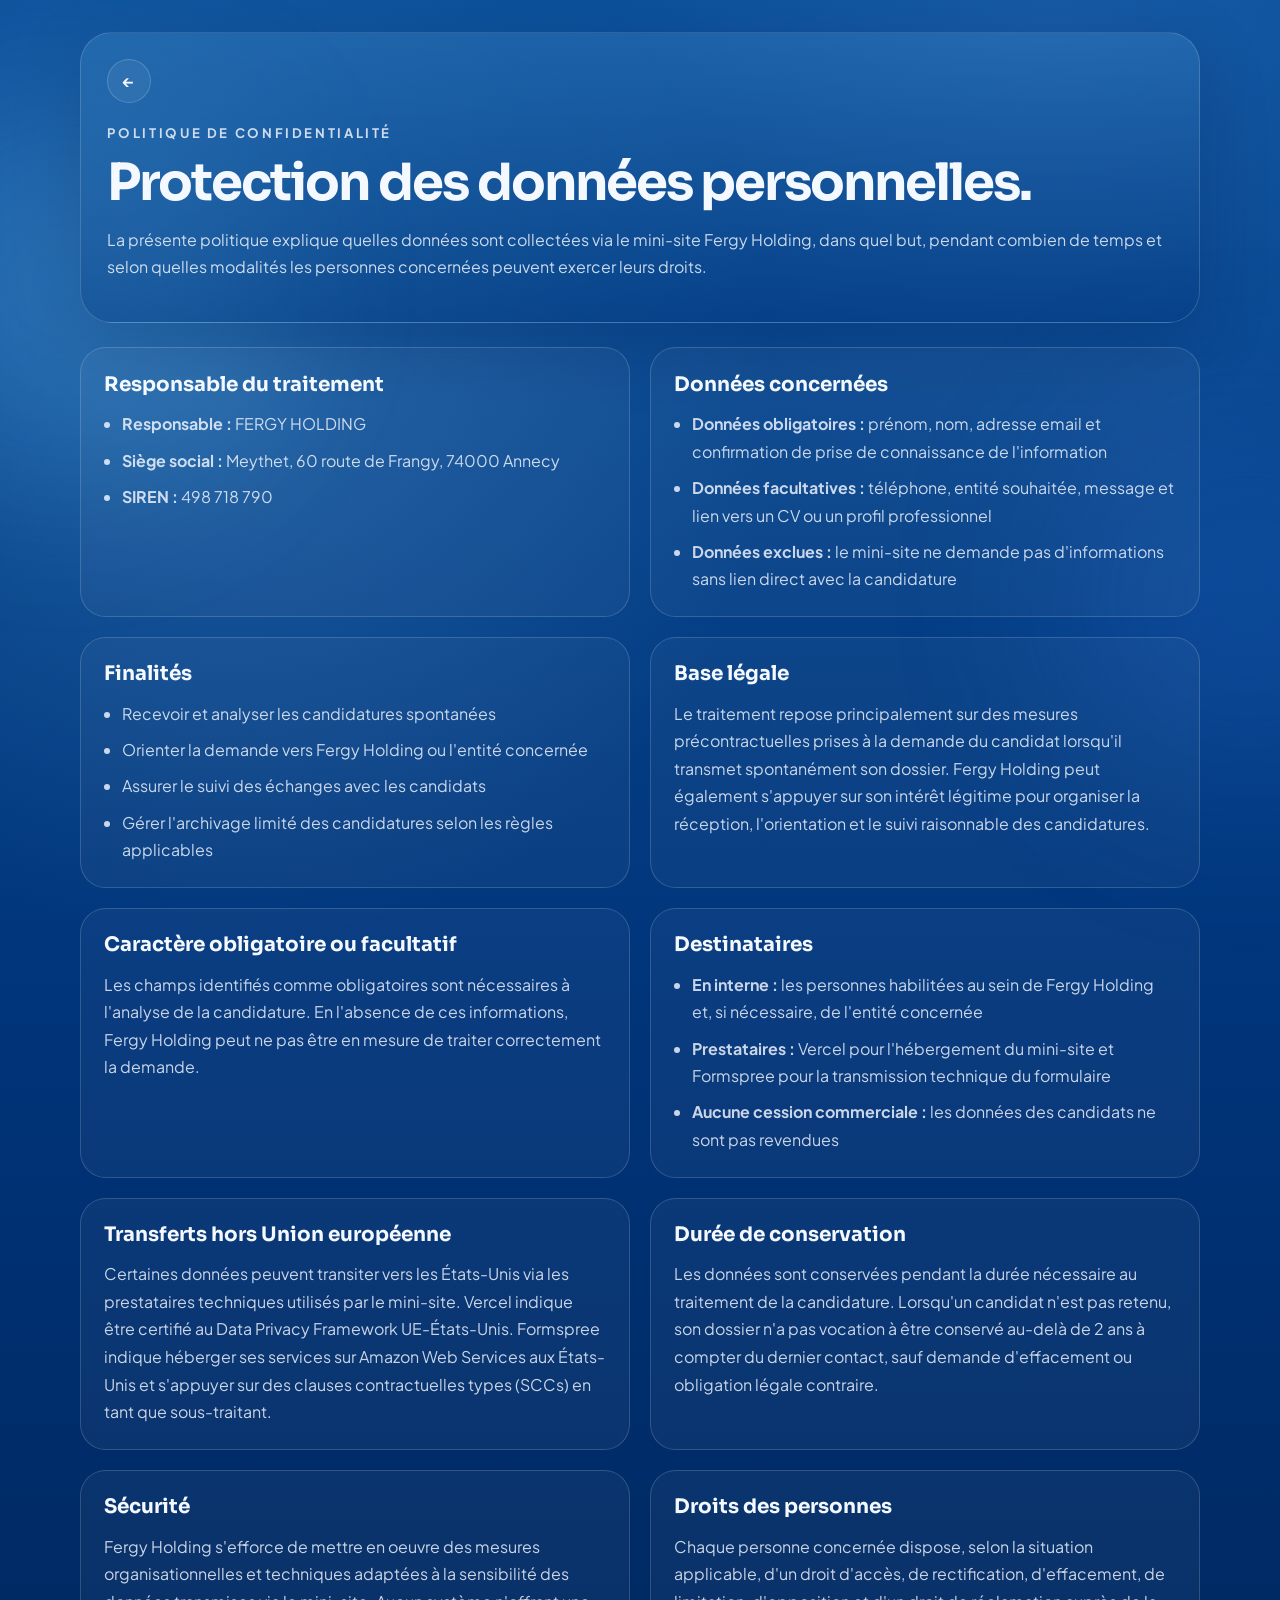
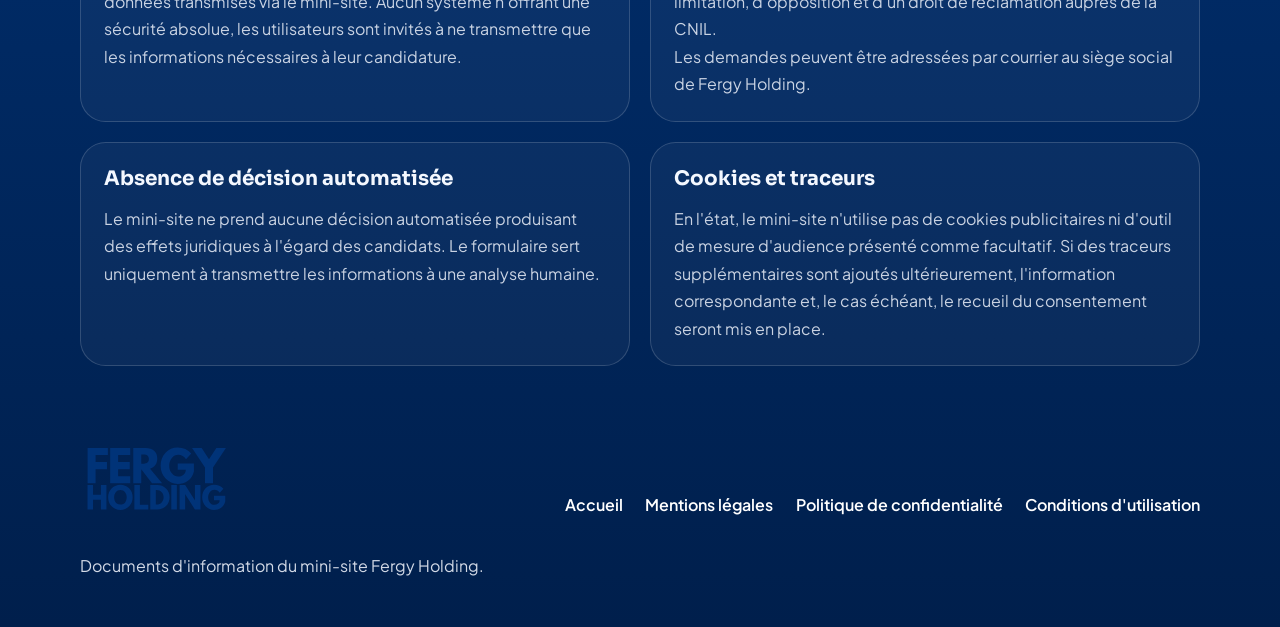
<file: politique-confidentialite.html>
<!DOCTYPE html>
<html lang="fr">
  <head>
    <meta charset="UTF-8" />
    <meta name="viewport" content="width=device-width, initial-scale=1.0" />
    <title>Fergy Holding | Politique de confidentialit&eacute;</title>
    <meta
      name="description"
      content="Politique de confidentialit&eacute; du mini-site Fergy Holding : candidatures, donn&eacute;es personnelles, cookies, conservation et droits."
    />
    <meta name="theme-color" content="#003378" />
    <link rel="icon" type="image/svg+xml" href="assets/fergy-holding-logo.svg" />
    <link rel="preconnect" href="https://fonts.googleapis.com" />
    <link rel="preconnect" href="https://fonts.gstatic.com" crossorigin />
    <link
      href="https://fonts.googleapis.com/css2?family=Plus+Jakarta+Sans:wght@400;500;600;700;800&family=Sora:wght@600;700;800&display=swap"
      rel="stylesheet"
    />
    <link rel="stylesheet" href="styles.css?v=12" />
  </head>
  <body>
    <a class="skip-link" href="#main-content">Aller au contenu</a>
    <div class="page-glow page-glow-left" aria-hidden="true"></div>
    <div class="page-glow page-glow-right" aria-hidden="true"></div>

    <main class="legal-shell" id="main-content">
      <section class="legal-header">
        <a class="legal-back" href="index.html" aria-label="Retour au mini-site"></a>
        <p class="section__kicker">Politique de confidentialit&eacute;</p>
        <h1>Protection des donn&eacute;es personnelles.</h1>
        <p>
          La pr&eacute;sente politique explique quelles donn&eacute;es sont collect&eacute;es
          via le mini-site Fergy Holding, dans quel but, pendant combien de
          temps et selon quelles modalit&eacute;s les personnes concern&eacute;es peuvent
          exercer leurs droits.
        </p>
      </section>

      <section class="legal-grid" aria-label="Politique de confidentialit&eacute;">
        <article class="legal-card">
          <h2>Responsable du traitement</h2>
          <ul>
            <li><strong>Responsable :</strong> FERGY HOLDING</li>
            <li><strong>Si&egrave;ge social :</strong> Meythet, 60 route de Frangy, 74000 Annecy</li>
            <li><strong>SIREN :</strong> 498 718 790</li>
          </ul>
        </article>

        <article class="legal-card">
          <h2>Donn&eacute;es concern&eacute;es</h2>
          <ul>
            <li><strong>Donn&eacute;es obligatoires :</strong> pr&eacute;nom, nom, adresse email et confirmation de prise de connaissance de l'information</li>
            <li><strong>Donn&eacute;es facultatives :</strong> t&eacute;l&eacute;phone, entit&eacute; souhait&eacute;e, message et lien vers un CV ou un profil professionnel</li>
            <li><strong>Donn&eacute;es exclues :</strong> le mini-site ne demande pas d'informations sans lien direct avec la candidature</li>
          </ul>
        </article>

        <article class="legal-card">
          <h2>Finalit&eacute;s</h2>
          <ul>
            <li>Recevoir et analyser les candidatures spontan&eacute;es</li>
            <li>Orienter la demande vers Fergy Holding ou l'entit&eacute; concern&eacute;e</li>
            <li>Assurer le suivi des &eacute;changes avec les candidats</li>
            <li>G&eacute;rer l'archivage limit&eacute; des candidatures selon les r&egrave;gles applicables</li>
          </ul>
        </article>

        <article class="legal-card">
          <h2>Base l&eacute;gale</h2>
          <p>
            Le traitement repose principalement sur des mesures pr&eacute;contractuelles
            prises &agrave; la demande du candidat lorsqu'il transmet spontan&eacute;ment
            son dossier. Fergy Holding peut &eacute;galement s'appuyer sur son int&eacute;r&ecirc;t
            l&eacute;gitime pour organiser la r&eacute;ception, l'orientation et le suivi
            raisonnable des candidatures.
          </p>
        </article>

        <article class="legal-card">
          <h2>Caract&egrave;re obligatoire ou facultatif</h2>
          <p>
            Les champs identifi&eacute;s comme obligatoires sont n&eacute;cessaires &agrave;
            l'analyse de la candidature. En l'absence de ces informations,
            Fergy Holding peut ne pas &ecirc;tre en mesure de traiter correctement
            la demande.
          </p>
        </article>

        <article class="legal-card">
          <h2>Destinataires</h2>
          <ul>
            <li><strong>En interne :</strong> les personnes habilit&eacute;es au sein de Fergy Holding et, si n&eacute;cessaire, de l'entit&eacute; concern&eacute;e</li>
            <li><strong>Prestataires :</strong> Vercel pour l'h&eacute;bergement du mini-site et Formspree pour la transmission technique du formulaire</li>
            <li><strong>Aucune cession commerciale :</strong> les donn&eacute;es des candidats ne sont pas revendues</li>
          </ul>
        </article>

        <article class="legal-card">
          <h2>Transferts hors Union europ&eacute;enne</h2>
          <p>
            Certaines donn&eacute;es peuvent transiter vers les &Eacute;tats-Unis via les
            prestataires techniques utilis&eacute;s par le mini-site. Vercel indique
            &ecirc;tre certifi&eacute; au Data Privacy Framework UE-&Eacute;tats-Unis. Formspree
            indique h&eacute;berger ses services sur Amazon Web Services aux
            &Eacute;tats-Unis et s'appuyer sur des clauses contractuelles types (SCCs)
            en tant que sous-traitant.
          </p>
        </article>

        <article class="legal-card">
          <h2>Dur&eacute;e de conservation</h2>
          <p>
            Les donn&eacute;es sont conserv&eacute;es pendant la dur&eacute;e n&eacute;cessaire au
            traitement de la candidature. Lorsqu'un candidat n'est pas retenu,
            son dossier n'a pas vocation &agrave; &ecirc;tre conserv&eacute; au-del&agrave; de 2 ans
            &agrave; compter du dernier contact, sauf demande d'effacement ou
            obligation l&eacute;gale contraire.
          </p>
        </article>

        <article class="legal-card">
          <h2>S&eacute;curit&eacute;</h2>
          <p>
            Fergy Holding s'efforce de mettre en oeuvre des mesures
            organisationnelles et techniques adapt&eacute;es &agrave; la sensibilit&eacute;
            des donn&eacute;es transmises via le mini-site. Aucun syst&egrave;me n'offrant
            une s&eacute;curit&eacute; absolue, les utilisateurs sont invit&eacute;s &agrave; ne
            transmettre que les informations n&eacute;cessaires &agrave; leur candidature.
          </p>
        </article>

        <article class="legal-card">
          <h2>Droits des personnes</h2>
          <p>
            Chaque personne concern&eacute;e dispose, selon la situation applicable,
            d'un droit d'acc&egrave;s, de rectification, d'effacement, de limitation,
            d'opposition et d'un droit de r&eacute;clamation aupr&egrave;s de la CNIL.
          </p>
          <p>
            Les demandes peuvent &ecirc;tre adress&eacute;es par courrier au si&egrave;ge social
            de Fergy Holding.
          </p>
        </article>

        <article class="legal-card">
          <h2>Absence de d&eacute;cision automatis&eacute;e</h2>
          <p>
            Le mini-site ne prend aucune d&eacute;cision automatis&eacute;e produisant des
            effets juridiques &agrave; l'&eacute;gard des candidats. Le formulaire sert
            uniquement &agrave; transmettre les informations &agrave; une analyse humaine.
          </p>
        </article>

        <article class="legal-card">
          <h2>Cookies et traceurs</h2>
          <p>
            En l'&eacute;tat, le mini-site n'utilise pas de cookies publicitaires
            ni d'outil de mesure d'audience pr&eacute;sent&eacute; comme facultatif.
            Si des traceurs suppl&eacute;mentaires sont ajout&eacute;s ult&eacute;rieurement,
            l'information correspondante et, le cas &eacute;ch&eacute;ant, le recueil du
            consentement seront mis en place.
          </p>
        </article>
      </section>
    </main>

    <footer class="site-footer">
      <div class="site-footer__brand">
        <img
          class="site-footer__logo"
          src="assets/fergy-holding-logo.svg"
          alt="Logo Fergy Holding"
          loading="lazy"
        />
        <p>
          Documents d'information du mini-site Fergy Holding.
        </p>
      </div>

      <div class="site-footer__links">
        <nav class="site-footer__nav" aria-label="Navigation l&eacute;gale">
          <a href="index.html">Accueil</a>
          <a href="mentions-legales.html">Mentions l&eacute;gales</a>
          <a href="politique-confidentialite.html">Politique de confidentialit&eacute;</a>
          <a href="conditions-utilisation.html">Conditions d'utilisation</a>
        </nav>
      </div>
    </footer>
  </body>
</html>
</file>
<file: styles.css>
:root {
  --bg: #003378;
  --bg-deep: #001f4c;
  --panel-top: rgba(103, 182, 233, 0.96);
  --panel-bottom: rgba(0, 51, 120, 0.98);
  --text: #f4f8ff;
  --muted: rgba(244, 248, 255, 0.82);
  --line: rgba(255, 255, 255, 0.16);
  --line-strong: rgba(255, 255, 255, 0.28);
  --accent: #ffc83a;
  --caseo: #f9a03f;
  --md: #ff3d35;
  --carrelage: #8b4d91;
  --pulsat: #ff2f8d;
  --shadow: 0 32px 90px rgba(0, 19, 55, 0.34);
  color-scheme: dark;
}

* {
  box-sizing: border-box;
}

html {
  scroll-behavior: smooth;
}

body {
  margin: 0;
  min-width: 320px;
  font-family: "Plus Jakarta Sans", sans-serif;
  color: var(--text);
  overflow-x: hidden;
  background:
    radial-gradient(circle at 18% 18%, rgba(125, 207, 255, 0.18), transparent 26%),
    radial-gradient(circle at 82% 0%, rgba(90, 154, 229, 0.16), transparent 22%),
    linear-gradient(180deg, #0a4e99 0%, #003378 48%, #001f4c 100%);
}

img {
  display: block;
  max-width: 100%;
}

a {
  color: inherit;
  text-decoration: none;
}

section[id],
h2[id] {
  scroll-margin-top: 5.5rem;
}

.skip-link {
  position: fixed;
  top: 1rem;
  left: 1rem;
  z-index: 20;
  padding: 0.8rem 1rem;
  border-radius: 999px;
  background: #ffffff;
  color: #0f2c65;
  font-weight: 700;
  transform: translateY(-180%);
  transition: transform 180ms ease;
}

.skip-link:focus-visible {
  transform: translateY(0);
}

.page-glow {
  position: fixed;
  inset: auto;
  width: 24rem;
  height: 24rem;
  border-radius: 50%;
  filter: blur(90px);
  opacity: 0.22;
  pointer-events: none;
  z-index: 0;
}

.page-glow-left {
  top: 10%;
  left: -8rem;
  background: #6fc7ff;
}

.page-glow-right {
  right: -10rem;
  bottom: 12%;
  background: #2b71d6;
}

.hero,
.section,
.page-nav {
  position: relative;
  z-index: 1;
}

.hero {
  display: grid;
  place-items: center;
  padding: clamp(1rem, 3vw, 2rem) 1.2rem 1rem;
}


.hero__panel {
  position: relative;
  width: min(100%, 960px);
  padding: clamp(1.15rem, 2.5vw, 1.6rem);
  border: none;
  border-radius: 1.5rem;
  background: linear-gradient(180deg, var(--panel-top), var(--panel-bottom));
  box-shadow: 0 24px 60px rgba(0, 19, 55, 0.28);
  overflow: hidden;
}

.hero__panel::before {
  content: "";
  position: absolute;
  inset: 0;
  background:
    linear-gradient(135deg, rgba(255, 255, 255, 0.12), transparent 34%),
    linear-gradient(180deg, transparent 60%, rgba(9, 17, 67, 0.14));
  pointer-events: none;
}

.hero__copy,
.hero__actions,
.company-nav {
  position: relative;
  z-index: 1;
}

.hero__logo {
  width: min(190px, 44vw);
  margin: 0.25rem auto 1.1rem;
  animation: rise 900ms ease-out both;
}

.hero__copy {
  max-width: 680px;
  margin: 0 auto;
  text-align: center;
}

.section__kicker {
  margin: 0 0 0.7rem;
  color: rgba(255, 255, 255, 0.82);
  font-size: 0.82rem;
  font-weight: 700;
  letter-spacing: 0.2em;
  text-transform: uppercase;
}

.hero h1,
.section h2 {
  margin: 0;
  font-family: "Sora", sans-serif;
  font-weight: 800;
  line-height: 1.04;
  letter-spacing: -0.04em;
}

.hero h1 {
  font-size: clamp(2.3rem, 5vw, 4.15rem);
  text-wrap: balance;
}

.hero__lede {
  max-width: 56ch;
  margin: 0.9rem auto 0;
  color: var(--muted);
  font-size: clamp(1.02rem, 1.8vw, 1.18rem);
  line-height: 1.6;
}

.hero__actions {
  display: flex;
  justify-content: center;
  gap: 1rem;
  flex-wrap: wrap;
  margin: 1.6rem 0 1.8rem;
}

.button {
  display: inline-flex;
  align-items: center;
  justify-content: center;
  min-width: 210px;
  padding: 0.95rem 1.3rem;
  border: none;
  border-radius: 999px;
  appearance: none;
  cursor: pointer;
  font-weight: 700;
  transition:
    transform 180ms ease,
    background-color 180ms ease,
    border-color 180ms ease;
}

.button:hover,
.button:focus-visible,
.company-pill:hover,
.company-pill:focus-visible {
  transform: translateY(-2px);
}

.button,
.company-pill,
.text-link,
.site-footer__nav a {
  -webkit-tap-highlight-color: transparent;
  touch-action: manipulation;
}

.button:focus-visible,
.company-pill:focus-visible,
.text-link:focus-visible,
.site-footer__nav a:focus-visible {
  outline: none;
  box-shadow: 0 0 0 3px rgba(255, 200, 58, 0.26);
}

.button--primary {
  color: #122160;
  background: var(--accent);
}

.button--ghost {
  border: 1px solid rgba(255, 255, 255, 0.24);
  background: rgba(255, 255, 255, 0.07);
}

.company-nav {
  display: grid;
  grid-template-columns: repeat(2, minmax(0, 1fr));
  gap: 1rem;
}

.company-pill {
  display: flex;
  align-items: center;
  gap: 1rem;
  padding: 0.95rem 1.1rem;
  border: 1.5px solid var(--line-strong);
  border-radius: 999px;
  background: linear-gradient(180deg, rgba(255, 255, 255, 0.1), rgba(5, 45, 99, 0.26));
  backdrop-filter: blur(8px);
  transition:
    transform 180ms ease,
    border-color 180ms ease,
    background-color 180ms ease;
  animation: rise 800ms ease both;
}

.page-nav {
  position: sticky;
  top: 0.85rem;
  z-index: 12;
  display: flex;
  justify-content: center;
  padding-inline: 0.9rem;
  background: transparent;
  border: none;
  pointer-events: none;
}

.page-nav__inner {
  position: relative;
  pointer-events: auto;
  display: flex;
  align-items: center;
  justify-content: center;
  gap: 0.2rem;
  width: max-content;
  max-width: 100%;
  padding: 0.4rem 0.45rem;
  border-radius: 999px;
  background: rgba(8, 38, 88, 0.42);
  border: 1px solid rgba(255, 255, 255, 0.16);
  -webkit-backdrop-filter: blur(20px) saturate(180%);
  backdrop-filter: blur(20px) saturate(180%);
  box-shadow:
    0 14px 34px rgba(0, 15, 45, 0.34),
    inset 0 1px 0 rgba(255, 255, 255, 0.16);
}

/* Hamburger toggle + mobile brand — desktop hides them, links show inline. */
.page-nav__toggle,
.page-nav__brand {
  display: none;
}

.page-nav__links {
  display: flex;
  align-items: center;
  gap: 0.2rem;
}

.page-nav a {
  padding: 0.62rem 0.9rem;
  border-radius: 999px;
  color: rgba(255, 255, 255, 0.82);
  font-size: 0.86rem;
  font-weight: 700;
  white-space: nowrap;
  transition:
    color 160ms ease,
    background-color 160ms ease;
}

.page-nav a:hover,
.page-nav a:focus-visible {
  outline: none;
  color: #ffffff;
  background: rgba(255, 255, 255, 0.08);
}

.page-nav .page-nav__action {
  margin-left: 0.35rem;
  padding-inline: 1rem;
  color: #122160;
  background: var(--accent);
}

.page-nav .page-nav__action:hover,
.page-nav .page-nav__action:focus-visible {
  color: #122160;
  background: #ffd35f;
}

.company-pill:nth-child(1) {
  animation-delay: 140ms;
}

.company-pill:nth-child(2) {
  animation-delay: 220ms;
}

.company-pill:nth-child(3) {
  animation-delay: 300ms;
}

.company-pill:nth-child(4) {
  animation-delay: 380ms;
}

.logo-badge {
  display: grid;
  place-items: center;
  width: 3.35rem;
  height: 3.35rem;
  flex: 0 0 auto;
  border-radius: 50%;
  background: rgba(255, 255, 255, 0.92);
  border: 1px solid rgba(255, 255, 255, 0.32);
  overflow: hidden;
}

.logo-badge--large {
  width: 4rem;
  height: 4rem;
}

.logo-badge img {
  width: 100%;
  height: 100%;
  display: block;
  max-width: none;
  object-fit: contain;
  object-position: center;
  transform-origin: center;
  transform: scale(1.14);
}

.company-pill__copy {
  display: grid;
  gap: 0.12rem;
  min-width: 0;
}

.company-pill__copy strong {
  font-size: clamp(1rem, 1.6vw, 1.35rem);
  font-weight: 700;
}

.company-pill__copy small {
  color: rgba(244, 248, 255, 0.88);
  font-size: 0.88rem;
  font-weight: 500;
  line-height: 1.35;
}

.company-pill--caseo:hover {
  border-color: var(--caseo);
}

.company-pill--md:hover {
  border-color: var(--md);
}

.company-pill--carrelage:hover {
  border-color: var(--carrelage);
}

.company-pill--pulsat:hover {
  border-color: var(--pulsat);
}

.section {
  width: min(100% - 2.4rem, 1120px);
  margin: 0 auto;
  padding: 4.5rem 0;
}

.section__heading {
  display: grid;
  gap: 0.65rem;
  max-width: 720px;
}

.section h2 {
  font-size: clamp(2rem, 4vw, 3.1rem);
}

.intro-layout {
  display: grid;
  grid-template-columns: minmax(0, 1.2fr) minmax(300px, 0.8fr);
  gap: 2rem;
  margin-top: 2rem;
  align-items: start;
}

.intro-layout__copy {
  display: grid;
  gap: 1rem;
  color: var(--muted);
  font-size: 1.08rem;
  line-height: 1.72;
}

.facts {
  display: grid;
  gap: 1rem;
  margin: 0;
}

.facts div {
  padding: 1.1rem 0;
  border-top: 1px solid var(--line);
}

.facts div:last-child {
  border-bottom: 1px solid var(--line);
}

.facts dt {
  margin-bottom: 0.4rem;
  color: rgba(255, 255, 255, 0.86);
  font-size: 0.86rem;
  font-weight: 700;
  letter-spacing: 0.14em;
  text-transform: uppercase;
}

.facts dd {
  margin: 0;
  font-size: 1.08rem;
  font-weight: 600;
}

.pillar-grid {
  display: grid;
  grid-template-columns: repeat(3, minmax(0, 1fr));
  gap: 1.5rem;
  margin-top: 2rem;
}

.pillar-grid article {
  padding-top: 1.2rem;
  border-top: 1px solid var(--line);
}

.pillar-grid span {
  display: inline-block;
  margin-bottom: 1rem;
  color: var(--accent);
  font-family: "Sora", sans-serif;
  font-size: 1.05rem;
  font-weight: 800;
}

.pillar-grid h3,
.company-detail__name {
  margin: 0 0 0.7rem;
  font-size: 1.25rem;
}

.pillar-grid p,
.company-detail p {
  margin: 0;
  color: var(--muted);
  line-height: 1.72;
}

.company-sections {
  display: grid;
  grid-template-columns: repeat(2, minmax(0, 1fr));
  gap: 1.25rem 2rem;
  margin-top: 2rem;
}

.company-detail {
  padding: 1.3rem 0 1.5rem;
  border-top: 1px solid var(--line);
}

.company-detail__identity {
  display: flex;
  align-items: center;
  gap: 1rem;
  margin-bottom: 1rem;
}

.company-detail__tag {
  margin: 0;
  color: rgba(255, 255, 255, 0.86);
  font-size: 0.95rem;
  font-weight: 600;
}

.text-link {
  display: inline-flex;
  align-items: center;
  gap: 0.4rem;
  margin-top: 1rem;
  color: #ffffff;
  font-weight: 700;
  letter-spacing: 0.01em;
}

.text-link::after {
  content: "\2197";
  font-size: 0.9em;
}

.join-layout,
.contact-layout {
  display: grid;
  grid-template-columns: minmax(0, 1.05fr) minmax(320px, 0.95fr);
  gap: 2rem;
  align-items: start;
}

.join-layout {
  padding-top: 0.4rem;
  align-items: center;
}

.join-layout__intro > p:last-of-type,
.contact-copy p {
  margin: 0;
  color: var(--muted);
  font-size: 1.05rem;
  line-height: 1.72;
}

.join-layout__actions {
  display: flex;
  gap: 1rem;
  flex-wrap: wrap;
  margin-top: 1.8rem;
}

.join-summary {
  display: grid;
  gap: 0;
  border-top: 1px solid var(--line);
  border-bottom: 1px solid var(--line);
}

.join-summary span {
  padding: 1.1rem 0;
  color: rgba(255, 255, 255, 0.88);
  font-family: "Sora", sans-serif;
  font-size: 1.05rem;
  font-weight: 700;
}

.join-summary span + span {
  border-top: 1px solid var(--line);
}

.join-columns {
  display: grid;
  gap: 1rem;
}

.join-point {
  padding: 1.2rem 0 1.3rem;
  border-top: 1px solid var(--line);
}

.join-point span {
  display: inline-block;
  margin-bottom: 0.85rem;
  color: var(--accent);
  font-family: "Sora", sans-serif;
  font-size: 1.02rem;
  font-weight: 800;
}

.join-point h3 {
  margin: 0 0 0.65rem;
  font-size: 1.2rem;
}

.join-point p {
  margin: 0;
  color: var(--muted);
  line-height: 1.7;
}

.section--application {
  padding-top: 2rem;
}

.application-panel {
  padding: 1.8rem;
  border: 1px solid var(--line);
  border-radius: 1.35rem;
  background:
    linear-gradient(180deg, rgba(255, 255, 255, 0.06), rgba(6, 28, 71, 0.4)),
    rgba(255, 255, 255, 0.03);
}

.application-layout {
  display: grid;
  grid-template-columns: minmax(0, 0.9fr) minmax(320px, 1.1fr);
  gap: 2rem;
  align-items: start;
}

.application-copy {
  display: grid;
  gap: 1rem;
}

.application-copy h2 {
  margin: 0;
}

.application-copy p {
  margin: 0;
  color: var(--muted);
  font-size: 1.02rem;
  line-height: 1.72;
}

.application-note a {
  color: #ffffff;
  text-decoration: underline;
  text-underline-offset: 0.18em;
}

.checkbox-field a {
  color: #ffffff;
  text-decoration: underline;
  text-underline-offset: 0.18em;
}

.career-form {
  padding: 1.35rem;
  border: 1px solid var(--line);
  border-radius: 1.2rem;
  background: rgba(255, 255, 255, 0.05);
}

.form-grid {
  display: grid;
  grid-template-columns: repeat(2, minmax(0, 1fr));
  gap: 1rem;
}

.field {
  display: grid;
  gap: 0.5rem;
}

.field--full {
  grid-column: 1 / -1;
}

.field span,
.field legend,
.checkbox-field span {
  color: rgba(255, 255, 255, 0.88);
  font-size: 0.88rem;
  font-weight: 700;
}

.field input,
.field textarea {
  width: 100%;
  padding: 0.95rem 1rem;
  border: 1px solid rgba(255, 255, 255, 0.16);
  border-radius: 1rem;
  color: #ffffff;
  background: rgba(2, 18, 50, 0.42);
  font: inherit;
}

.field input::placeholder,
.field textarea::placeholder {
  color: rgba(244, 248, 255, 0.52);
}

.field textarea {
  min-height: 8.5rem;
  resize: vertical;
}

.field input:focus-visible,
.field textarea:focus-visible {
  outline: none;
  border-color: rgba(255, 200, 58, 0.75);
  box-shadow: 0 0 0 3px rgba(255, 200, 58, 0.18);
}

.field [aria-invalid="true"] {
  border-color: rgba(255, 120, 120, 0.82);
  box-shadow: 0 0 0 3px rgba(255, 120, 120, 0.14);
}

.honeypot {
  position: absolute;
  left: -9999px;
  width: 1px;
  height: 1px;
  overflow: hidden;
}

.custom-select {
  position: relative;
}

.custom-select__trigger {
  display: flex;
  align-items: center;
  justify-content: space-between;
  width: 100%;
  padding: 0.95rem 1rem 0.95rem 1.1rem;
  border: 1px solid rgba(255, 255, 255, 0.16);
  border-radius: 1rem;
  color: #ffffff;
  background: rgba(8, 38, 88, 0.42);
  -webkit-backdrop-filter: blur(18px) saturate(180%);
  backdrop-filter: blur(18px) saturate(180%);
  font: inherit;
  text-align: left;
  transition:
    border-color 160ms ease,
    box-shadow 160ms ease,
    background-color 160ms ease;
}

.custom-select__trigger:hover {
  background: rgba(6, 28, 71, 0.56);
}

.custom-select__trigger:focus-visible,
.custom-select.is-open .custom-select__trigger {
  outline: none;
  border-color: rgba(255, 200, 58, 0.75);
  box-shadow: 0 0 0 3px rgba(255, 200, 58, 0.18);
}

.custom-select__value {
  min-width: 0;
  padding-right: 1rem;
  color: #ffffff;
  font-weight: 700;
  line-height: 1.35;
}

.custom-select__icon {
  position: relative;
  width: 0.85rem;
  height: 0.85rem;
  flex: 0 0 auto;
}

.custom-select__icon::before,
.custom-select__icon::after {
  content: "";
  position: absolute;
  top: 50%;
  width: 0.52rem;
  height: 1.5px;
  background: rgba(255, 255, 255, 0.84);
  border-radius: 999px;
  transition: transform 160ms ease;
}

.custom-select__icon::before {
  left: 0.05rem;
  transform: translateY(-50%) rotate(45deg);
}

.custom-select__icon::after {
  right: 0.05rem;
  transform: translateY(-50%) rotate(-45deg);
}

.custom-select.is-open .custom-select__icon::before {
  transform: translateY(-50%) rotate(-45deg);
}

.custom-select.is-open .custom-select__icon::after {
  transform: translateY(-50%) rotate(45deg);
}

.custom-select__menu {
  position: absolute;
  top: calc(100% + 0.6rem);
  left: 0;
  right: 0;
  z-index: 8;
  display: grid;
  gap: 0.25rem;
  padding: 0.45rem;
  border: 1px solid rgba(255, 255, 255, 0.16);
  border-radius: 1.3rem;
  background: rgba(8, 38, 88, 0.62);
  box-shadow:
    0 22px 48px rgba(0, 14, 40, 0.42),
    inset 0 1px 0 rgba(255, 255, 255, 0.16);
  -webkit-backdrop-filter: blur(22px) saturate(180%);
  backdrop-filter: blur(22px) saturate(180%);
}

.custom-select__menu[hidden] {
  display: none;
}

.custom-select__option {
  width: 100%;
  display: flex;
  align-items: center;
  padding: 0.85rem 1rem;
  border: none;
  border-radius: 999px;
  color: rgba(255, 255, 255, 0.92);
  background: transparent;
  font: inherit;
  text-align: left;
  cursor: pointer;
  transition:
    background-color 140ms ease,
    color 140ms ease,
    transform 140ms ease;
}

.custom-select__option strong {
  font-size: 0.98rem;
  font-weight: 700;
  line-height: 1.2;
}

.custom-select__option:hover,
.custom-select__option:focus-visible {
  outline: none;
  color: #ffffff;
  background: rgba(255, 255, 255, 0.1);
  transform: translateX(2px);
}

.custom-select__option.is-active {
  color: #10224f;
  background: linear-gradient(180deg, #ffd872 0%, #ffc83a 100%);
}

.field-hint {
  display: block;
  margin-top: 0.1rem;
  color: rgba(244, 248, 255, 0.82);
  font-size: 0.82rem;
  line-height: 1.45;
}

.checkbox-field {
  display: flex;
  align-items: flex-start;
  gap: 0.75rem;
}

.checkbox-field input {
  margin-top: 0.15rem;
  accent-color: var(--accent);
}

.career-form__footer {
  display: grid;
  justify-items: start;
  gap: 0.85rem;
  margin-top: 1.35rem;
}

.career-form__footer .button {
  min-width: 230px;
  padding-inline: 1.55rem;
}

.button--submit {
  min-width: 320px;
  padding: 1rem 1.7rem;
  font-size: 1rem;
  font-weight: 800;
  box-shadow: 0 14px 28px rgba(255, 200, 58, 0.18);
}

.form-status {
  margin: 0;
  max-width: 32rem;
  font-size: 0.94rem;
  line-height: 1.5;
}

.form-status[data-state="error"] {
  color: #ffd2d2;
}

.form-status[data-state="success"] {
  color: #d7ffdb;
}

.form-status[data-state="pending"] {
  color: rgba(244, 248, 255, 0.82);
}

.section--contact {
  padding-top: 2rem;
}

.contact-panel {
  padding: 1.8rem;
  border: 1px solid var(--line);
  border-radius: 1.35rem;
  background:
    linear-gradient(180deg, rgba(108, 182, 229, 0.12), rgba(5, 33, 81, 0.34)),
    rgba(255, 255, 255, 0.03);
}

.contact-layout {
  margin-top: 2rem;
}

.contact-copy {
  display: grid;
  gap: 1rem;
}

.contact-list {
  display: grid;
  gap: 0.9rem;
}

.contact-list article {
  padding: 1rem 1.1rem;
  border: 1px solid var(--line);
  border-radius: 1.2rem;
  background: rgba(255, 255, 255, 0.04);
}

.contact-list span {
  display: block;
  margin-bottom: 0.45rem;
  color: rgba(255, 255, 255, 0.86);
  font-size: 0.82rem;
  font-weight: 700;
  letter-spacing: 0.1em;
  text-transform: uppercase;
}

.contact-list strong,
.contact-list__link {
  font-size: 1rem;
  line-height: 1.45;
}

.contact-list__link {
  display: inline-flex;
  align-items: center;
  gap: 0.4rem;
  font-weight: 700;
  color: #ffffff;
  border-bottom: 1px solid rgba(255, 255, 255, 0.32);
  transition:
    color 160ms ease,
    border-color 160ms ease;
}

.contact-list__link:hover,
.contact-list__link:focus-visible {
  outline: none;
  color: var(--accent);
  border-color: var(--accent);
}

.contact-cta {
  margin-top: 1.6rem;
}

.contact-shortcuts {
  display: flex;
  flex-wrap: wrap;
  gap: 1rem 1.4rem;
  margin-top: 1.6rem;
}

.contact-shortcuts .text-link {
  margin-top: 0;
}


.legal-shell {
  width: min(100% - 2.4rem, 1120px);
  margin: 0 auto;
  padding: 2rem 0 4rem;
  position: relative;
  z-index: 1;
}

.legal-header {
  padding: 1.6rem;
  border: 1px solid var(--line);
  border-radius: 2rem;
  background: linear-gradient(180deg, rgba(103, 182, 233, 0.18), rgba(0, 51, 120, 0.38));
  box-shadow: 0 22px 70px rgba(0, 16, 48, 0.18);
}

.legal-header h1 {
  margin: 0 0 0.9rem;
  font-family: "Sora", sans-serif;
  font-size: clamp(2rem, 4vw, 3.3rem);
  line-height: 1.06;
  letter-spacing: -0.04em;
}

.legal-back {
  display: inline-grid;
  place-items: center;
  width: 2.75rem;
  height: 2.75rem;
  margin-bottom: 1.2rem;
  border: 1px solid rgba(255, 255, 255, 0.18);
  border-radius: 999px;
  background: rgba(255, 255, 255, 0.06);
  font-weight: 700;
}

.legal-back::before {
  content: "\2190";
  font-size: 1rem;
}

.legal-header p,
.legal-card p,
.legal-card li {
  color: var(--muted);
  line-height: 1.72;
}

.legal-card a {
  color: #ffffff;
  text-decoration: underline;
  text-underline-offset: 0.18em;
}

.legal-grid {
  display: grid;
  grid-template-columns: repeat(2, minmax(0, 1fr));
  gap: 1.25rem;
  margin-top: 1.5rem;
}

.legal-card {
  padding: 1.45rem;
  border: 1px solid var(--line);
  border-radius: 1.6rem;
  background: rgba(255, 255, 255, 0.04);
}

.legal-card h2,
.legal-card h3 {
  margin: 0 0 0.85rem;
  font-family: "Sora", sans-serif;
  font-size: 1.25rem;
}

.legal-card p,
.legal-card ul {
  margin: 0;
}

.legal-card ul {
  padding-left: 1.1rem;
}

.legal-card li + li {
  margin-top: 0.55rem;
}

.legal-note {
  margin-top: 1.5rem;
  padding: 1rem 1.1rem;
  border-left: 3px solid var(--accent);
  border-radius: 0.9rem;
  background: rgba(255, 200, 58, 0.08);
}

.legal-note p {
  margin: 0;
  color: rgba(255, 255, 255, 0.84);
}

.site-footer {
  display: flex;
  justify-content: space-between;
  align-items: center;
  gap: 2rem;
  width: min(100% - 2.4rem, 1120px);
  margin: 0 auto;
  padding: 0 0 3rem;
  position: relative;
  z-index: 1;
}

.site-footer__brand {
  max-width: 30rem;
}

.site-footer__logo {
  width: 150px;
  margin-bottom: 1rem;
}

.site-footer__brand p {
  margin: 0;
  color: rgba(244, 248, 255, 0.86);
  line-height: 1.7;
}

.site-footer__links {
  display: flex;
  justify-content: flex-end;
  flex: 1 1 auto;
}

.site-footer__nav {
  display: flex;
  flex-wrap: wrap;
  justify-content: flex-end;
  gap: 0.9rem 1.4rem;
}

.site-footer__nav a {
  color: #ffffff;
  font-weight: 600;
}

.reveal,
html.js .reveal.is-visible {
  opacity: 1;
  transform: translateY(0);
}

html.js .reveal {
  opacity: 0;
  transform: translateY(18px);
  transition:
    opacity 620ms ease,
    transform 620ms ease;
  will-change: opacity, transform;
}

.button[disabled] {
  cursor: wait;
  opacity: 0.7;
  transform: none;
}

@keyframes rise {
  from {
    opacity: 0;
    transform: translateY(18px);
  }
  to {
    opacity: 1;
    transform: translateY(0);
  }
}

@media (max-width: 900px) {
  .intro-layout,
  .pillar-grid,
  .company-sections,
  .join-layout,
  .application-layout,
  .contact-layout,
  .legal-grid {
    grid-template-columns: 1fr;
  }

  .hero__panel {
    padding: 1.1rem;
    border-radius: 1.25rem;
  }

  .contact-panel {
    padding: 1.4rem;
    border-radius: 1.5rem;
  }

  .application-panel,
  .legal-header,
  .legal-card {
    border-radius: 1.5rem;
  }

  .site-footer,
  .site-footer__links,
  .site-footer__nav {
    align-items: flex-start;
    justify-content: flex-start;
  }

  .site-footer {
    flex-direction: column;
  }
}

@media (max-width: 640px) {
  .hero {
    padding: 0.8rem;
  }

  .hero__panel {
    padding: 1rem;
  }

  .hero__logo {
    width: min(150px, 42vw);
    margin-bottom: 0.9rem;
  }

  .hero h1 {
    font-size: clamp(2.15rem, 11vw, 2.75rem);
  }

  .hero__lede {
    font-size: 1rem;
    line-height: 1.55;
  }

  .hero__actions {
    gap: 0.8rem;
    margin: 1.35rem 0 1.45rem;
  }

  .button {
    width: 100%;
    min-width: 0;
  }

  .button--submit {
    width: auto;
    min-width: 260px;
  }

  .company-pill {
    padding: 0.9rem 1rem;
    align-items: flex-start;
  }

  .company-nav {
    grid-template-columns: 1fr;
    gap: 0.7rem;
  }

  .company-pill__copy strong {
    font-size: 1rem;
  }

  .company-pill__copy small {
    font-size: 0.82rem;
  }

  .section {
    width: min(100% - 1.4rem, 1120px);
    padding: 3.5rem 0;
  }

  /* Apple-style mobile nav: slim frosted bar + full-screen sheet. */
  .page-nav {
    --nav-h: 3.5rem;
    top: 0;
    padding-inline: 0;
  }

  .page-nav__inner {
    position: relative;
    z-index: 2;
    width: 100%;
    max-width: none;
    min-height: var(--nav-h);
    justify-content: flex-start;
    gap: 0.6rem;
    padding: 0.5rem 1.1rem;
    border: none;
    border-bottom: 1px solid rgba(255, 255, 255, 0.1);
    border-radius: 0;
    /* No filter here: a backdrop-filter on this box would trap the fixed
       sheet's positioning. Reset the desktop blur and move frost to ::before. */
    background: transparent;
    -webkit-backdrop-filter: none;
    backdrop-filter: none;
    box-shadow: none;
  }

  /* Frosted bar background as a pseudo-element so it doesn't become the
     containing block for the position: fixed sheet below. */
  .page-nav__inner::before {
    content: "";
    position: absolute;
    inset: 0;
    z-index: -1;
    background: rgba(6, 26, 60, 0.62);
    -webkit-backdrop-filter: saturate(180%) blur(22px);
    backdrop-filter: saturate(180%) blur(22px);
  }

  .page-nav__brand {
    display: block;
    order: 1;
    margin-right: auto;
    color: #ffffff;
    font-family: "Sora", sans-serif;
    font-weight: 700;
    font-size: 1.05rem;
    letter-spacing: -0.015em;
  }

  .page-nav .page-nav__action {
    order: 2;
    flex: 0 0 auto;
    margin-left: 0;
    padding: 0.5rem 1rem;
    font-size: 0.84rem;
    /* Fade the pill out as the sheet takes over. */
    transition:
      opacity 200ms ease,
      transform 200ms ease,
      background-color 160ms ease;
  }

  .page-nav.is-open .page-nav__action {
    opacity: 0;
    transform: scale(0.9);
    pointer-events: none;
  }

  .page-nav__toggle {
    display: inline-flex;
    align-items: center;
    justify-content: center;
    order: 3;
    flex: 0 0 auto;
    width: 2.5rem;
    height: 2.5rem;
    padding: 0;
    border: none;
    border-radius: 999px;
    background: transparent;
    color: #ffffff;
    cursor: pointer;
    transition: background-color 160ms ease;
  }

  .page-nav__toggle:hover,
  .page-nav__toggle:focus-visible {
    outline: none;
    background: rgba(255, 255, 255, 0.1);
  }

  .page-nav__burger,
  .page-nav__burger::before,
  .page-nav__burger::after {
    display: block;
    width: 19px;
    height: 1.5px;
    border-radius: 2px;
    background: #ffffff;
    transition:
      transform 260ms cubic-bezier(0.22, 1, 0.36, 1),
      opacity 160ms ease;
  }

  .page-nav__burger {
    position: relative;
  }

  .page-nav__burger::before,
  .page-nav__burger::after {
    content: "";
    position: absolute;
    left: 0;
  }

  .page-nav__burger::before {
    top: -6px;
  }

  .page-nav__burger::after {
    top: 6px;
  }

  /* Toggle morphs into a close (X) when the sheet is open. */
  .page-nav.is-open .page-nav__burger {
    background: transparent;
  }

  .page-nav.is-open .page-nav__burger::before {
    transform: translateY(6px) rotate(45deg);
  }

  .page-nav.is-open .page-nav__burger::after {
    transform: translateY(-6px) rotate(-45deg);
  }

  /* Full-screen frosted sheet sliding in below the bar. */
  .page-nav__links {
    position: fixed;
    inset: var(--nav-h) 0 0 0;
    z-index: 1;
    flex-direction: column;
    align-items: stretch;
    justify-content: flex-start;
    gap: 0;
    padding: 1.25rem 1.5rem calc(1.5rem + env(safe-area-inset-bottom, 0px));
    background: rgba(4, 20, 52, 0.94);
    -webkit-backdrop-filter: saturate(180%) blur(30px);
    backdrop-filter: saturate(180%) blur(30px);
    opacity: 0;
    visibility: hidden;
    pointer-events: none;
    transition:
      opacity 320ms ease,
      visibility 320ms ease;
  }

  .page-nav.is-open .page-nav__links {
    opacity: 1;
    visibility: visible;
    pointer-events: auto;
  }

  /* Where real frosted glass is available, let more of the page show through. */
  @supports (
    (-webkit-backdrop-filter: blur(1px)) or (backdrop-filter: blur(1px))
  ) {
    .page-nav__links {
      background: rgba(4, 20, 52, 0.78);
    }
  }

  .page-nav__links a {
    padding: 1.15rem 0.25rem;
    border-radius: 0;
    border-bottom: 1px solid rgba(255, 255, 255, 0.08);
    color: #ffffff;
    font-family: "Sora", sans-serif;
    font-size: 1.5rem;
    font-weight: 600;
    letter-spacing: -0.01em;
    /* Each link starts lowered + faded, then rises when the sheet opens. */
    opacity: 0;
    transform: translateY(16px);
    transition:
      opacity 260ms ease,
      transform 360ms cubic-bezier(0.22, 1, 0.36, 1),
      color 160ms ease,
      background-color 160ms ease;
  }

  .page-nav__links a:hover,
  .page-nav__links a:focus-visible {
    background: transparent;
    color: var(--accent);
  }

  .page-nav.is-open .page-nav__links a {
    opacity: 1;
    transform: translateY(0);
  }

  /* Stagger the links in one after another. */
  .page-nav.is-open .page-nav__links a:nth-child(1) {
    transition-delay: 80ms;
  }

  .page-nav.is-open .page-nav__links a:nth-child(2) {
    transition-delay: 140ms;
  }

  .page-nav.is-open .page-nav__links a:nth-child(3) {
    transition-delay: 200ms;
  }

  .page-nav.is-open .page-nav__links a:nth-child(4) {
    transition-delay: 260ms;
  }

  /* Freeze background scroll while the sheet is open. */
  body.nav-open {
    overflow: hidden;
  }

  .join-layout__actions,
  .contact-shortcuts {
    gap: 0.8rem;
  }

  .form-grid {
    grid-template-columns: 1fr;
  }

  .career-form {
    padding: 1rem;
    border-radius: 1.2rem;
  }

  .career-form__footer {
    justify-items: stretch;
  }

  .career-form__footer .button--submit {
    width: 100%;
    min-width: 0;
  }

  .contact-shortcuts {
    display: grid;
    grid-template-columns: 1fr;
  }

  .legal-shell,
  .site-footer {
    width: min(100% - 1.4rem, 1120px);
  }

  .legal-shell {
    padding-bottom: 3rem;
  }

  .site-footer {
    padding-bottom: 2.5rem;
  }
}

@media (prefers-reduced-motion: reduce) {
  html {
    scroll-behavior: auto;
  }

  *,
  *::before,
  *::after {
    animation: none !important;
    transition: none !important;
  }

  html.js .reveal,
  .reveal {
    opacity: 1;
    transform: none;
  }
}
</file>
